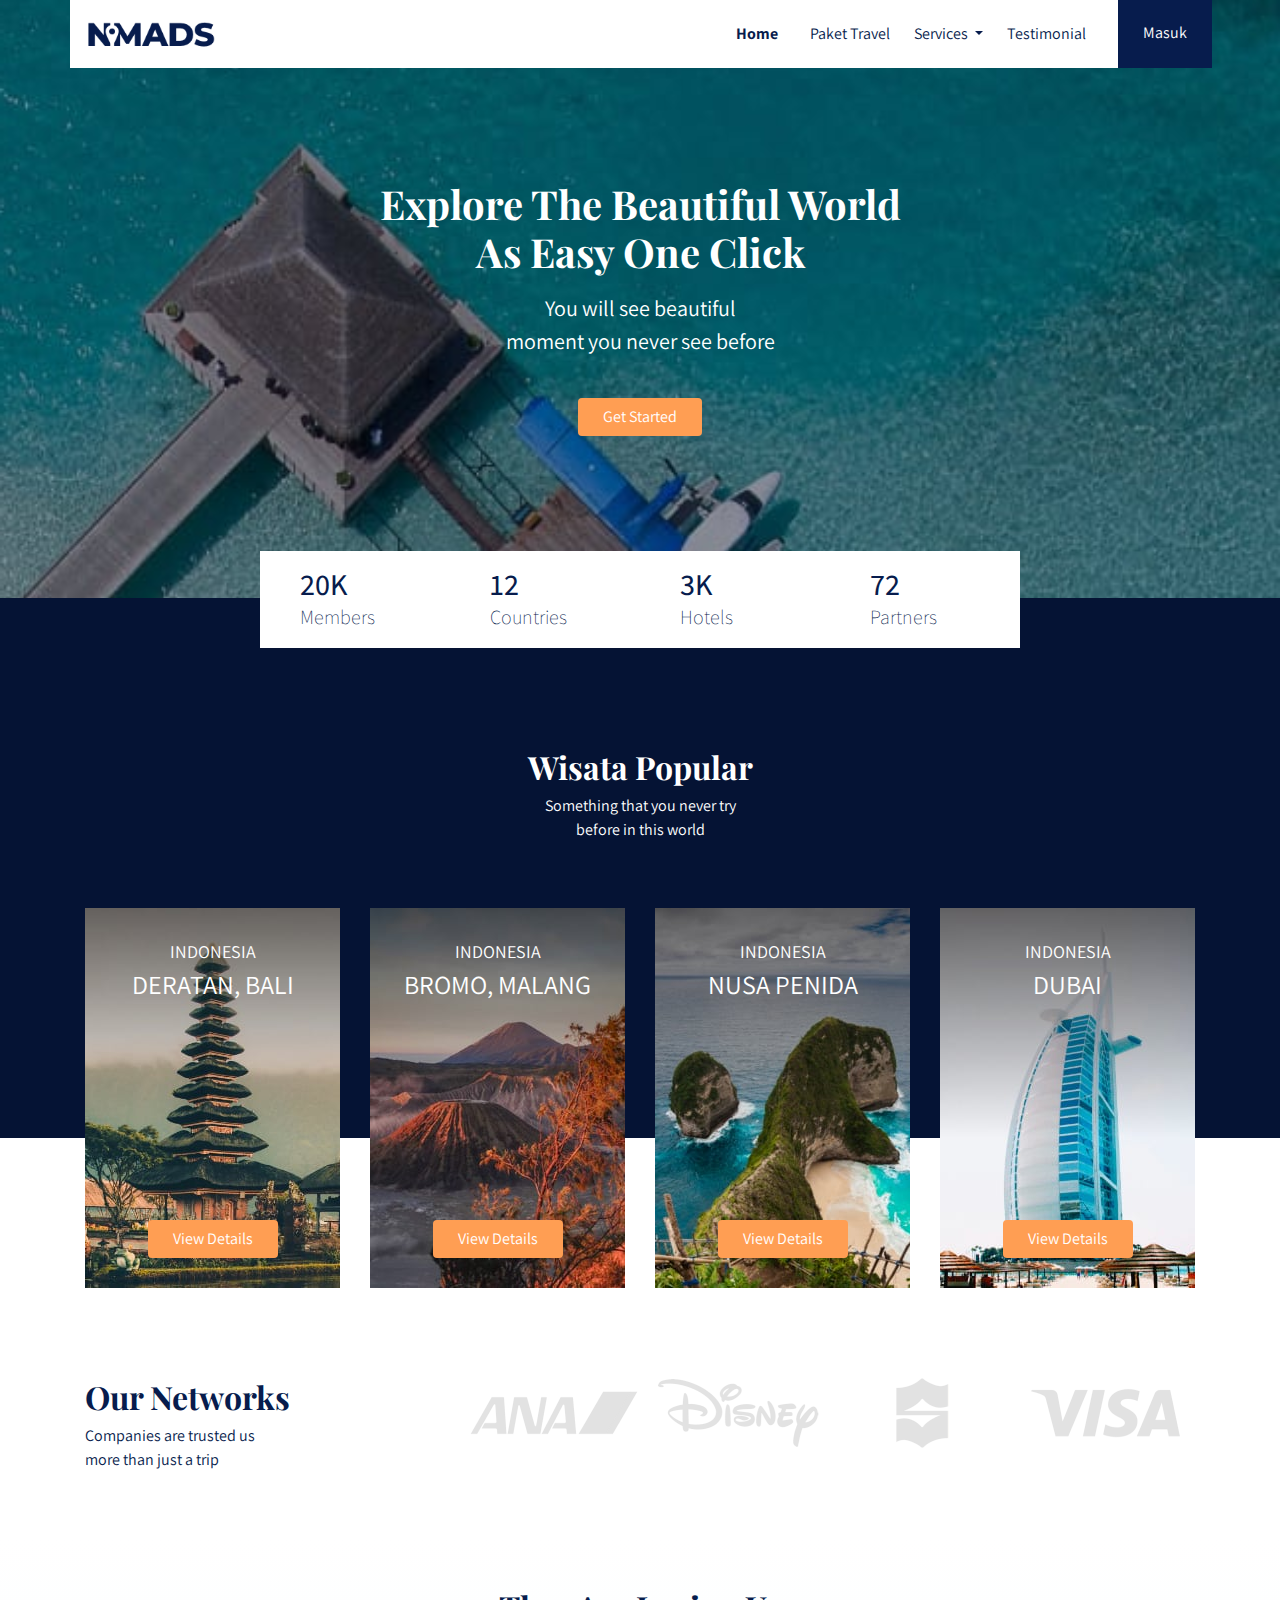
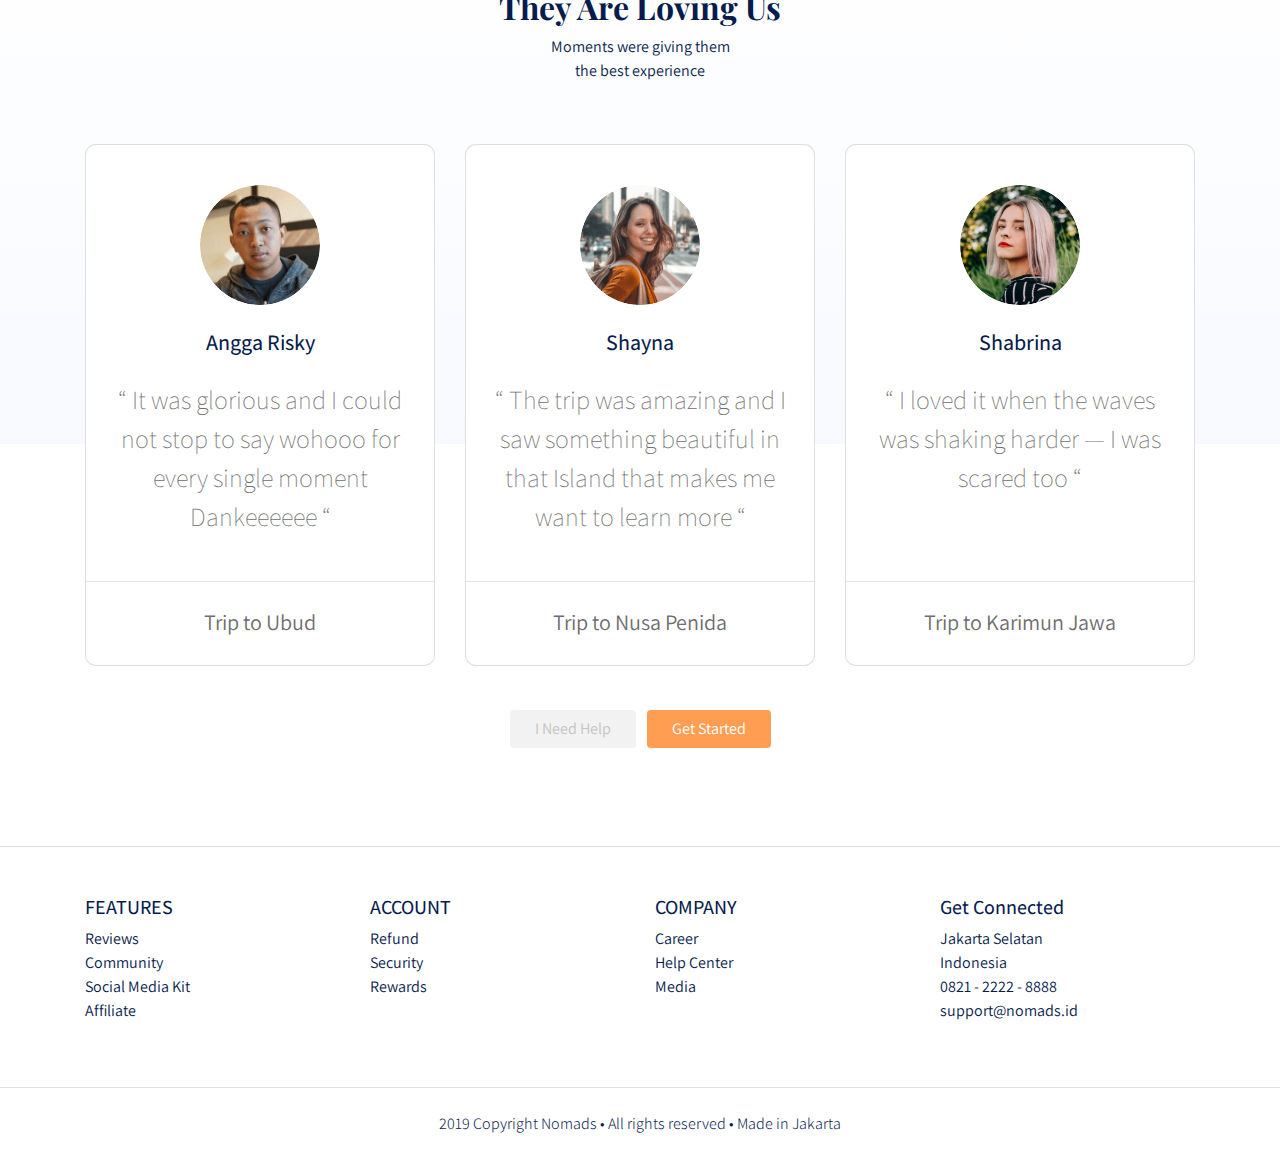
<file: reference/html/nomads-template/index.html>
<!DOCTYPE html>
<html lang="en">
  <head>
    <meta charset="UTF-8" />
    <meta name="viewport" content="width=device-width, initial-scale=1.0" />
    <meta http-equiv="X-UA-Compatible" content="ie=edge" />
    <title>Document</title>
    <link
      rel="stylesheet"
      href="frontend/libraries/bootstrap/css/bootstrap.css"
    />
    <link rel="stylesheet" href="frontend/styles/main.css" />
    <link
      href="https://fonts.googleapis.com/css?family=Assistant:200,400,700&&display=swap"
      rel="stylesheet"
    />
    <link
      href="https://fonts.googleapis.com/css?family=Playfair+Display:400,700&display=swap"
      rel="stylesheet"
    />
  </head>
  <body>
    <!-- Semantic elements -->
    <!-- https://www.w3schools.com/html/html5_semantic_elements.asp -->

    <!-- Bootstrap navbar example -->
    <!-- https://www.w3schools.com/bootstrap4/bootstrap_navbar.asp -->
    <div class="container">
      <nav class="row navbar navbar-expand-lg navbar-light bg-white">
        <a class="navbar-brand" href="index.html">
          <img src="frontend/images/logo.png" alt="" />
        </a>
        <button
          class="navbar-toggler navbar-toggler-right"
          type="button"
          data-toggle="collapse"
          data-target="#navb"
        >
          <span class="navbar-toggler-icon"></span>
        </button>

        <!-- Menu -->
        <div class="collapse navbar-collapse" id="navb">
          <ul class="navbar-nav ml-auto mr-3">
            <li class="nav-item mx-md-2">
              <a class="nav-link active" href="index.html">Home</a>
            </li>
            <li class="nav-item mx-md-2">
              <a class="nav-link" href="#">Paket Travel</a>
            </li>
            <li class="nav-item dropdown">
              <a
                class="nav-link dropdown-toggle"
                href="#"
                id="navbardrop"
                data-toggle="dropdown"
              >
                Services
              </a>
              <div class="dropdown-menu">
                <a class="dropdown-item" href="#">Link 1</a>
                <a class="dropdown-item" href="#">Link 2</a>
                <a class="dropdown-item" href="#">Link 3</a>
              </div>
            </li>
            <li class="nav-item mx-md-2">
              <a class="nav-link" href="#">Testimonial</a>
            </li>
          </ul>

          <!-- Mobile button -->
          <form class="form-inline d-sm-block d-md-none">
            <button class="btn btn-login my-2 my-sm-0">
              Masuk
            </button>
          </form>
          <!-- Desktop Button -->
          <form class="form-inline my-2 my-lg-0 d-none d-md-block">
            <button class="btn btn-login btn-navbar-right my-2 my-sm-0 px-4">
              Masuk
            </button>
          </form>
        </div>
      </nav>
    </div>
    <header class="text-center">
      <h1>
        Explore The Beautiful World
        <br />
        As Easy One Click
      </h1>
      <p class="mt-3">
        You will see beautiful
        <br />
        moment you never see before
      </p>
      <a href="#popular" class="btn btn-get-started px-4 mt-4">
        Get Started
      </a>
    </header>
    <main>
      <div class="container">
        <section class="section-stats row justify-content-center" id="stats">
          <div class="col-3 col-md-2 stats-detail">
            <h2>20K</h2>
            <p>Members</p>
          </div>
          <div class="col-3 col-md-2 stats-detail">
            <h2>12</h2>
            <p>Countries</p>
          </div>
          <div class="col-3 col-md-2 stats-detail">
            <h2>3K</h2>
            <p>Hotels</p>
          </div>
          <div class="col-3 col-md-2 stats-detail">
            <h2>72</h2>
            <p>Partners</p>
          </div>
        </section>
      </div>
      <section class="section-popular" id="popular">
        <div class="container">
          <div class="row">
            <div class="col text-center section-popular-heading">
              <h2>Wisata Popular</h2>
              <p>
                Something that you never try
                <br />
                before in this world
              </p>
            </div>
          </div>
        </div>
      </section>
      <section class="section-popular-content" id="popularContent">
        <div class="container">
          <div class="section-popular-travel row justify-content-center">
            <div class="col-sm-6 col-md-4 col-lg-3">
              <div
                class="card-travel text-center d-flex flex-column"
                style="background-image: url('frontend/images/travel-1.jpg');"
              >
                <div class="travel-country">INDONESIA</div>
                <div class="travel-location">DERATAN, BALI</div>
                <div class="travel-button mt-auto">
                  <a href="details.html" class="btn btn-travel-details px-4">
                    View Details
                  </a>
                </div>
              </div>
            </div>
            <div class="col-sm-6 col-md-4 col-lg-3">
              <div
                class="card-travel text-center d-flex flex-column"
                style="background-image: url('frontend/images/travel-2.jpg');"
              >
                <div class="travel-country">INDONESIA</div>
                <div class="travel-location">BROMO, MALANG</div>
                <div class="travel-button mt-auto">
                  <a href="details.html" class="btn btn-travel-details px-4">
                    View Details
                  </a>
                </div>
              </div>
            </div>
            <div class="col-sm-6 col-md-4 col-lg-3">
              <div
                class="card-travel text-center d-flex flex-column"
                style="background-image: url('frontend/images/travel-3.jpg');"
              >
                <div class="travel-country">INDONESIA</div>
                <div class="travel-location">NUSA PENIDA</div>
                <div class="travel-button mt-auto">
                  <a href="details.html" class="btn btn-travel-details px-4">
                    View Details
                  </a>
                </div>
              </div>
            </div>
            <div class="col-sm-6 col-md-4 col-lg-3">
              <div
                class="card-travel text-center d-flex flex-column"
                style="background-image: url('frontend/images/travel-4.jpg');"
              >
                <div class="travel-country">INDONESIA</div>
                <div class="travel-location">DUBAI</div>
                <div class="travel-button mt-auto">
                  <a href="details.html" class="btn btn-travel-details px-4">
                    View Details
                  </a>
                </div>
              </div>
            </div>
          </div>
        </div>
      </section>
      <section class="section-networks" id="networks">
        <div class="container">
          <div class="row">
            <div class="col-md-4">
              <h2>Our Networks</h2>
              <p>
                Companies are trusted us
                <br />
                more than just a trip
              </p>
            </div>
            <div class="col-md-8 text-center">
              <img src="frontend/images/partner.png" class="img-patner" />
            </div>
          </div>
        </div>
      </section>
      <section class="section-testimonials-heading" id="testimonialsHeading">
        <div class="container">
          <div class="row">
            <div class="col text-center">
              <h2>They Are Loving Us</h2>
              <p>
                Moments were giving them
                <br />
                the best experience
              </p>
            </div>
          </div>
        </div>
      </section>
      <section class="section-testimonials-content" id="testimonialsContent">
        <div class="container">
          <div
            class="section-popular-travel row justify-content-center match-height"
          >
            <div class="col-sm-6 col-md-6 col-lg-4">
              <div class="card card-testimonial text-center">
                <div class="testimonial-content">
                  <img
                    src="frontend/images/avatar-1.png"
                    alt=""
                    class="mb-4 rounded-circle"
                  />
                  <h3 class="mb-4">Angga Risky</h3>
                  <p class="testimonials">
                    “ It was glorious and I could not stop to say wohooo for
                    every single moment Dankeeeeee “
                  </p>
                </div>
                <hr />
                <p class="trip-to mt-2">Trip to Ubud</p>
              </div>
            </div>
            <div class="col-sm-6 col-md-6 col-lg-4">
              <div class="card card-testimonial text-center">
                <div class="testimonial-content">
                  <img
                    src="frontend/images/avatar-2.png"
                    alt=""
                    class="mb-4 rounded-circle"
                  />
                  <h3 class="mb-4">Shayna</h3>
                  <p class="testimonials">
                    “ The trip was amazing and I saw something beautiful in that
                    Island that makes me want to learn more “
                  </p>
                </div>
                <hr />
                <p class="trip-to mt-2">Trip to Nusa Penida</p>
              </div>
            </div>
            <div class="col-sm-6 col-md-6 col-lg-4">
              <div class="card card-testimonial text-center">
                <div class="testimonial-content mb-auto">
                  <img
                    src="frontend/images/avatar-3.png"
                    alt=""
                    class="mb-4 rounded-circle"
                  />
                  <h3 class="mb-4">Shabrina</h3>
                  <p class="testimonials">
                    “ I loved it when the waves was shaking harder — I was
                    scared too “
                  </p>
                </div>
                <hr />
                <p class="trip-to mt-2">Trip to Karimun Jawa</p>
              </div>
            </div>
          </div>
          <div class="row">
            <div class="col-12 text-center">
              <a href="#" class="btn btn-need-help px-4 mt-4 mx-1">
                I Need Help
              </a>
              <a href="#popular" class="btn btn-get-started px-4 mt-4 mx-1">
                Get Started
              </a>
            </div>
          </div>
        </div>
      </section>
    </main>
    <footer class="section-footer mt-5 mb-4 border-top">
      <div class="container pt-5 pb-5">
        <div class="row justify-content-center">
          <div class="col-12">
            <div class="row">
              <div class="col-12">
                <div class="row">
                  <div class="col-12 col-lg-3">
                    <h5>FEATURES</h5>
                    <ul class="list-unstyled">
                      <li>
                        <a href="#">Reviews</a>
                      </li>
                      <li>
                        <a href="#">Community</a>
                      </li>
                      <li>
                        <a href="#">Social Media Kit</a>
                      </li>
                      <li>
                        <a href="#">Affiliate</a>
                      </li>
                    </ul>
                  </div>
                  <div class="col-12 col-lg-3">
                    <h5>ACCOUNT</h5>
                    <ul class="list-unstyled">
                      <li><a href="#">Refund</a></li>
                      <li><a href="#">Security</a></li>
                      <li><a href="#">Rewards</a></li>
                    </ul>
                  </div>
                  <div class="col-12 col-lg-3">
                    <h5>COMPANY</h5>
                    <ul class="list-unstyled">
                      <li><a href="#">Career</a></li>
                      <li><a href="#">Help Center</a></li>
                      <li><a href="#">Media</a></li>
                    </ul>
                  </div>
                  <div class="col-12 col-lg-3">
                    <h5>Get Connected</h5>
                    <ul class="list-unstyled">
                      <li>Jakarta Selatan</li>
                      <li>Indonesia</li>
                      <li>0821 - 2222 - 8888</li>
                      <li>support@nomads.id</li>
                    </ul>
                  </div>
                </div>
              </div>
            </div>
          </div>
        </div>
      </div>
      <div class="container-fluid">
        <div
          class="row border-top justify-content-center align-items-center pt-4"
        >
          <div class="col-auto text-gray-500 font-weight-light">
            2019 Copyright Nomads • All rights reserved • Made in Jakarta
          </div>
        </div>
      </div>
    </footer>
    <script src="frontend/libraries/retina/retina.js"></script>
    <script src="frontend/libraries/jquery/jquery-3.4.1.min.js"></script>
    <script src="frontend/libraries/bootstrap/js/bootstrap.js"></script>
  </body>
</html>
</file>
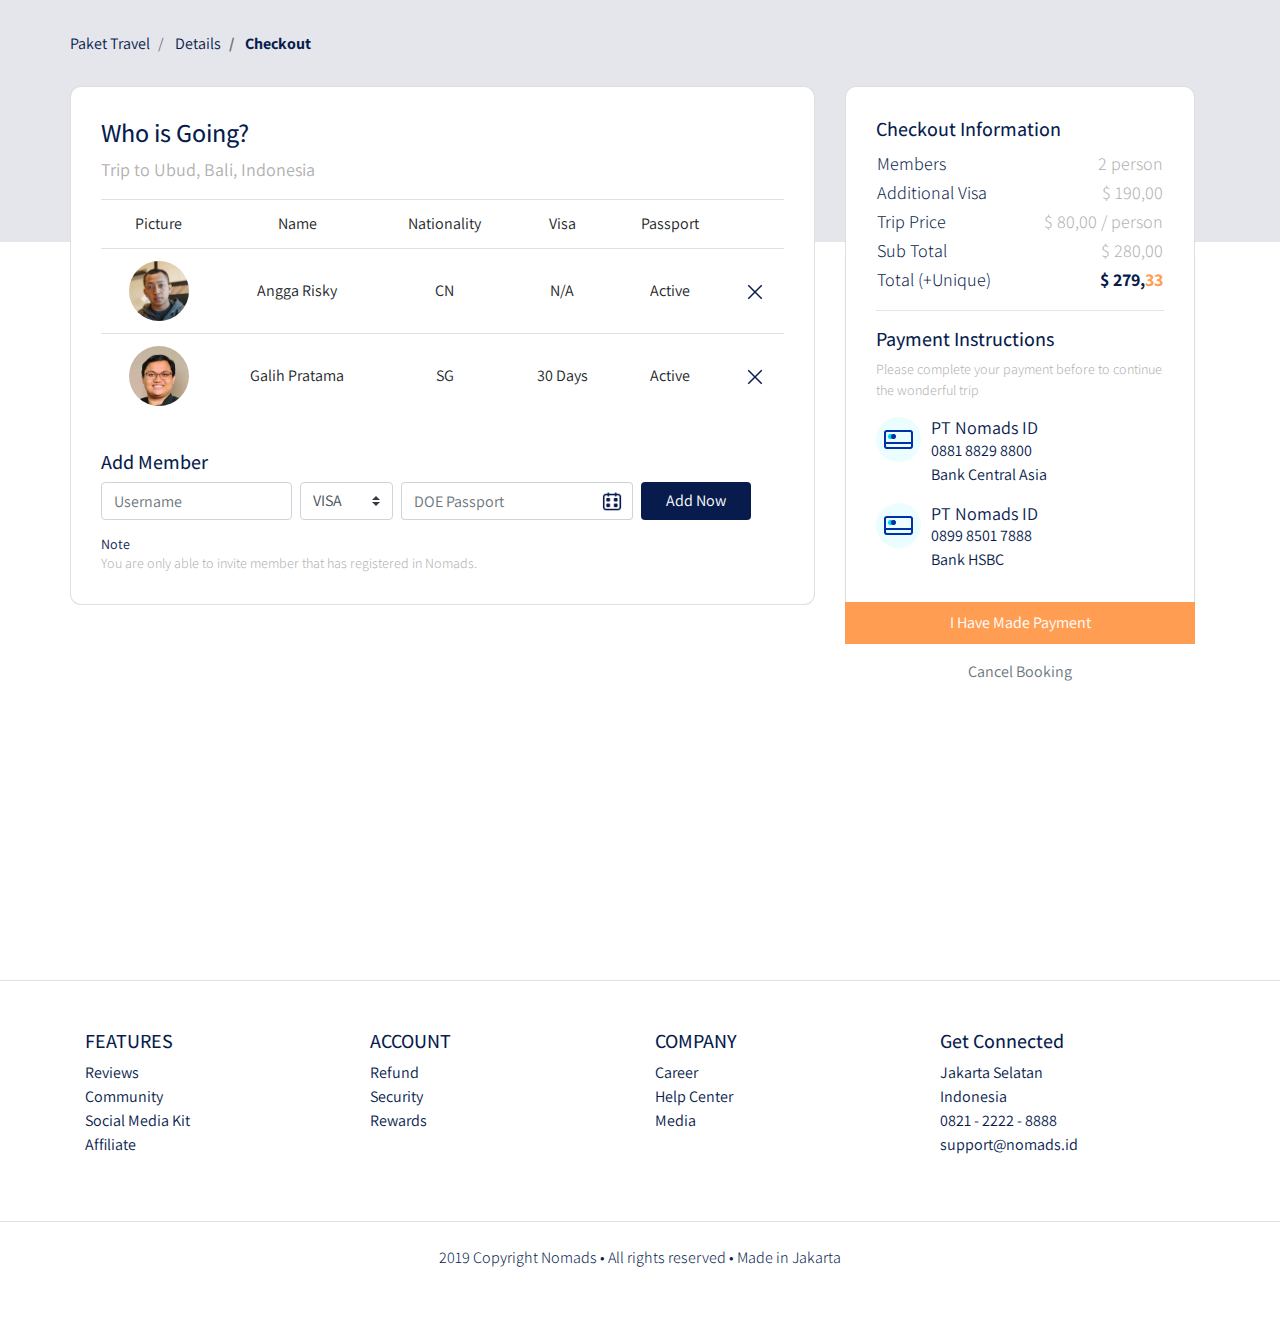
<file: public/checkout.html>
<!DOCTYPE html>
<html lang="en">
  <head>
    <meta charset="UTF-8" />
    <meta name="viewport" content="width=device-width, initial-scale=1.0" />
    <meta http-equiv="X-UA-Compatible" content="ie=edge" />
    <title>Details</title>
    <link
      rel="stylesheet"
      href="frontend/libraries/bootstrap/css/bootstrap.css"
    />
    <link rel="stylesheet" href="frontend/styles/main.css" />
    <link
      href="https://fonts.googleapis.com/css?family=Assistant:200,400,700&&display=swap"
      rel="stylesheet"
    />
    <link
      href="https://fonts.googleapis.com/css?family=Playfair+Display:400,700&display=swap"
      rel="stylesheet"
    />
    <link rel="stylesheet" href="frontend/libraries/xzoom/dist/xzoom.css" />
    <link rel="stylesheet" href="frontend/libraries/gijgo/css/gijgo.min.css" />
  </head>
  <body>
    <!-- Semantic elements -->
    <!-- https://www.w3schools.com/html/html5_semantic_elements.asp -->

    <!-- Bootstrap navbar example -->
    <!-- https://www.w3schools.com/bootstrap4/bootstrap_navbar.asp -->

    <main>
      <section class="section-details-header"></section>
      <section class="section-details-content">
        <div class="container">
          <div class="row">
            <div class="col p-0 pl-3 pl-lg-0">
              <nav aria-label="breadcrumb">
                <ol class="breadcrumb">
                  <li class="breadcrumb-item" aria-current="page">
                    Paket Travel
                  </li>
                  <li class="breadcrumb-item" aria-current="page">
                    Details
                  </li>
                  <li class="breadcrumb-item active" aria-current="page">
                    Checkout
                  </li>
                </ol>
              </nav>
            </div>
          </div>
          <div class="row">
            <div class="col-lg-8 pl-lg-0">
              <div class="card card-details mb-3">
                <h1>Who is Going?</h1>
                <p>
                  Trip to Ubud, Bali, Indonesia
                </p>
                <div class="attendee">
                  <table class="table table-responsive-sm text-center">
                    <thead>
                      <tr>
                        <td scope="col">Picture</td>
                        <td scope="col">Name</td>
                        <td scope="col">Nationality</td>
                        <td scope="col">Visa</td>
                        <td scope="col">Passport</td>
                        <td scope="col"></td>
                      </tr>
                    </thead>
                    <tbody>
                      <tr>
                        <td>
                          <img
                            src="frontend/images/avatar-4.png"
                            alt=""
                            height="60"
                          />
                        </td>
                        <td class="align-middle">Angga Risky</td>
                        <td class="align-middle">CN</td>
                        <td class="align-middle">N/A</td>
                        <td class="align-middle">Active</td>
                        <td class="align-middle">
                          <a href="#">
                            <img src="frontend/images/ic_remove.png" alt="" />
                          </a>
                        </td>
                      </tr>
                      <tr>
                        <td>
                          <img
                            src="frontend/images/avatar-5.png"
                            alt=""
                            height="60"
                          />
                        </td>
                        <td class="align-middle">Galih Pratama</td>
                        <td class="align-middle">SG</td>
                        <td class="align-middle">30 Days</td>
                        <td class="align-middle">Active</td>
                        <td class="align-middle">
                          <a href="#">
                            <img src="frontend/images/ic_remove.png" alt="" />
                          </a>
                        </td>
                      </tr>
                    </tbody>
                  </table>
                </div>
                <div class="member mt-3">
                  <h2>Add Member</h2>
                  <form class="form-inline">
                    <label class="sr-only" for="inputUsername">Name</label>
                    <input
                      type="text"
                      class="form-control mb-2 mr-sm-2"
                      id="inputUsername"
                      placeholder="Username"
                    />

                    <label
                      class="sr-only"
                      class="mr-2"
                      for="inlineFormCustomSelectPref"
                      >Preference</label
                    >
                    <select
                      class="custom-select mb-2 mr-sm-2"
                      id="inlineFormCustomSelectPref"
                    >
                      <option selected value="">VISA</option>
                      <option value="2">30 Days</option>
                      <option value="3">N/A</option>
                    </select>

                    <label class="sr-only" for="doePassport"
                      >DOE Passport</label
                    >
                    <div class="input-group mb-2 mr-sm-2">
                      <input
                        type="text"
                        class="form-control datepicker"
                        id="doePassport"
                        placeholder="DOE Passport"
                      />
                    </div>

                    <button type="submit" class="btn btn-add-now mb-2 px-4">
                      Add Now
                    </button>
                  </form>
                  <h3 class="mt-2 mb-0">Note</h3>
                  <p class="disclaimer mb-0">
                    You are only able to invite member that has registered in
                    Nomads.
                  </p>
                </div>
              </div>
            </div>
            <div class="col-lg-4">
              <div class="card card-details card-right">
                <h2>Checkout Information</h2>
                <table class="trip-informations">
                  <tr>
                    <th width="50%">Members</th>
                    <td width="50%" class="text-right">2 person</td>
                  </tr>
                  <tr>
                    <th width="50%">Additional Visa</th>
                    <td width="50%" class="text-right">$ 190,00</td>
                  </tr>
                  <tr>
                    <th width="50%">Trip Price</th>
                    <td width="50%" class="text-right">$ 80,00 / person</td>
                  </tr>
                  <tr>
                    <th width="50%">Sub Total</th>
                    <td width="50%" class="text-right">$ 280,00</td>
                  </tr>
                  <tr>
                    <th width="50%">Total (+Unique)</th>
                    <td width="50%" class="text-right text-total">
                      <span class="text-blue">$ 279,</span
                      ><span class="text-orange">33</span>
                    </td>
                  </tr>
                </table>

                <hr />
                <h2>Payment Instructions</h2>
                <p class="payment-instructions">
                  Please complete your payment before to continue the wonderful
                  trip
                </p>
                <div class="bank">
                  <div class="bank-item pb-3">
                    <img
                      src="frontend/images/ic_bank.png"
                      alt=""
                      class="bank-image"
                    />
                    <div class="description">
                      <h3>PT Nomads ID</h3>
                      <p>
                        0881 8829 8800
                        <br />
                        Bank Central Asia
                      </p>
                    </div>
                    <div class="clearfix"></div>
                  </div>
                  <div class="bank-item">
                    <img
                      src="frontend/images/ic_bank.png"
                      alt=""
                      class="bank-image"
                    />
                    <div class="description">
                      <h3>PT Nomads ID</h3>
                      <p>
                        0899 8501 7888
                        <br />
                        Bank HSBC
                      </p>
                    </div>
                    <div class="clearfix"></div>
                  </div>
                </div>
              </div>
              <div class="join-container">
                <a
                  href="success.html"
                  class="btn btn-block btn-join-now mt-3 py-2"
                  >I Have Made Payment</a
                >
              </div>
              <div class="text-center mt-3">
                <a href="#" class="text-muted">Cancel Booking</a>
              </div>
            </div>
          </div>
        </div>
      </section>
    </main>
    <footer class="section-footer mt-5 mb-4 border-top">
      <div class="container pt-5 pb-5">
        <div class="row justify-content-center">
          <div class="col-12">
            <div class="row">
              <div class="col-12">
                <div class="row">
                  <div class="col-12 col-lg-3">
                    <h5>FEATURES</h5>
                    <ul class="list-unstyled">
                      <li>
                        <a href="#">Reviews</a>
                      </li>
                      <li>
                        <a href="#">Community</a>
                      </li>
                      <li>
                        <a href="#">Social Media Kit</a>
                      </li>
                      <li>
                        <a href="#">Affiliate</a>
                      </li>
                    </ul>
                  </div>
                  <div class="col-12 col-lg-3">
                    <h5>ACCOUNT</h5>
                    <ul class="list-unstyled">
                      <li><a href="#">Refund</a></li>
                      <li><a href="#">Security</a></li>
                      <li><a href="#">Rewards</a></li>
                    </ul>
                  </div>
                  <div class="col-12 col-lg-3">
                    <h5>COMPANY</h5>
                    <ul class="list-unstyled">
                      <li><a href="#">Career</a></li>
                      <li><a href="#">Help Center</a></li>
                      <li><a href="#">Media</a></li>
                    </ul>
                  </div>
                  <div class="col-12 col-lg-3">
                    <h5>Get Connected</h5>
                    <ul class="list-unstyled">
                      <li>Jakarta Selatan</li>
                      <li>Indonesia</li>
                      <li>0821 - 2222 - 8888</li>
                      <li>support@nomads.id</li>
                    </ul>
                  </div>
                </div>
              </div>
            </div>
          </div>
        </div>
      </div>
      <div class="container-fluid">
        <div
          class="row border-top justify-content-center align-items-center pt-4"
        >
          <div class="col-auto text-gray-500 font-weight-light">
            2019 Copyright Nomads • All rights reserved • Made in Jakarta
          </div>
        </div>
      </div>
    </footer>
    <script src="frontend/libraries/retina/retina.js"></script>
    <script src="frontend/libraries/jquery/jquery-3.4.1.min.js"></script>
    <script src="frontend/libraries/bootstrap/js/bootstrap.js"></script>
    <script src="frontend/libraries/xzoom/dist/xzoom.min.js"></script>
    <script src="frontend/libraries/gijgo/js/gijgo.min.js"></script>
    <script>
      $(document).ready(function() {

        $('.datepicker').datepicker({
          uiLibrary: 'bootstrap4',
          icons: {
            rightIcon: '<img src="frontend/images/ic_doe.png" alt="" />'
          }
        });
      });
    </script>
  </body>
</html>
</file>
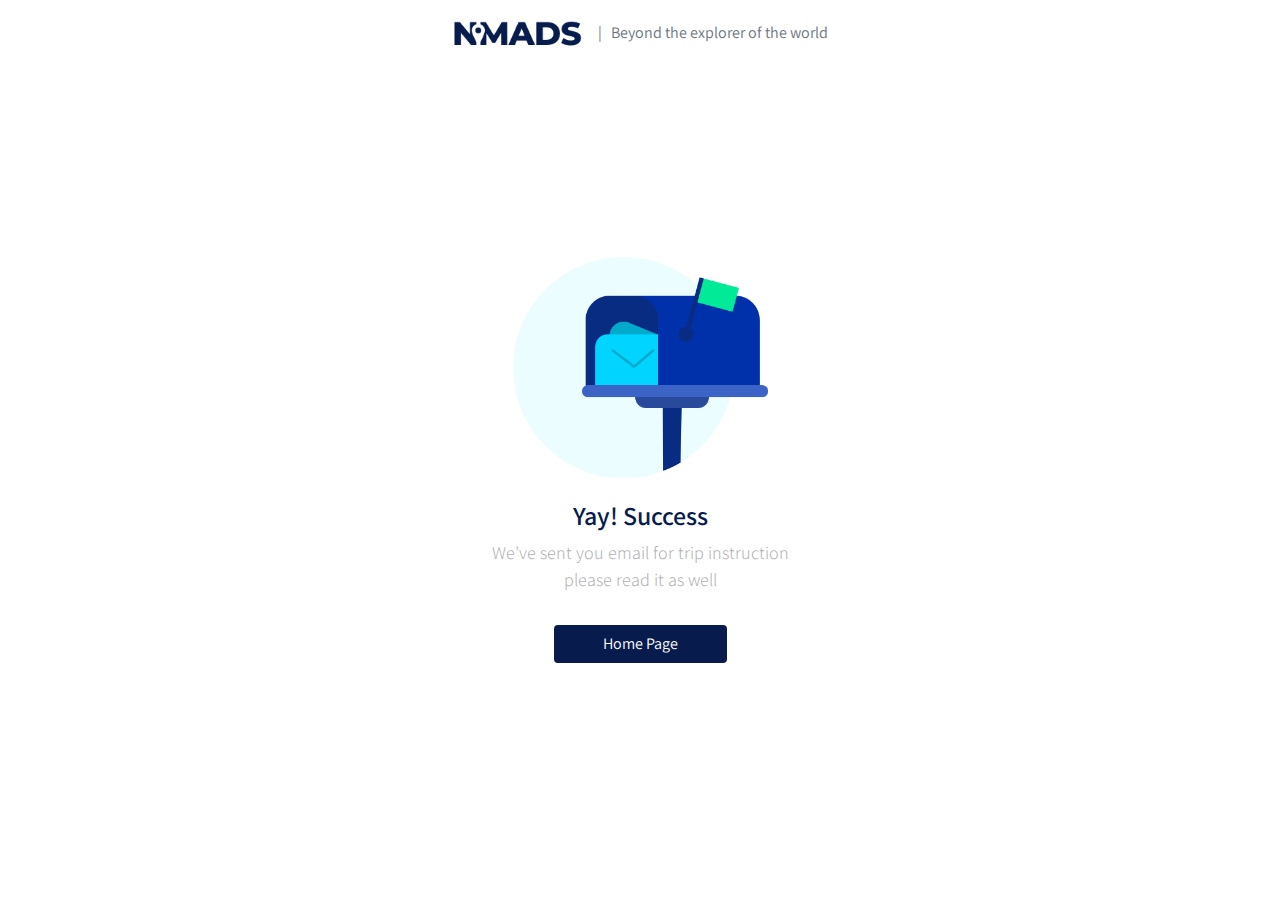
<file: public/success.html>
<!DOCTYPE html>
<html lang="en">
  <head>
    <meta charset="UTF-8" />
    <meta name="viewport" content="width=device-width, initial-scale=1.0" />
    <meta http-equiv="X-UA-Compatible" content="ie=edge" />
    <title>Details</title>
    <link
      rel="stylesheet"
      href="frontend/libraries/bootstrap/css/bootstrap.css"
    />
    <link rel="stylesheet" href="frontend/styles/main.css" />
    <link
      href="https://fonts.googleapis.com/css?family=Assistant:200,400,700&&display=swap"
      rel="stylesheet"
    />
    <link
      href="https://fonts.googleapis.com/css?family=Playfair+Display:400,700&display=swap"
      rel="stylesheet"
    />
    <link rel="stylesheet" href="frontend/libraries/xzoom/dist/xzoom.css" />
    <link rel="stylesheet" href="frontend/libraries/gijgo/css/gijgo.min.css" />
  </head>
  <body>
    <!-- Semantic elements -->
    <!-- https://www.w3schools.com/html/html5_semantic_elements.asp -->

    <!-- Bootstrap navbar example -->
    <!-- https://www.w3schools.com/bootstrap4/bootstrap_navbar.asp -->
    <div class="container">
      <nav class="row navbar navbar-expand-lg navbar-light bg-white">
        <div class="navbar-nav ml-auto mr-auto mr-sm-auto mr-lg-0 mr-md-auto">
          <a class="navbar-brand" href="index.html">
            <img src="frontend/images/logo.png" alt="" />
          </a>
        </div>
        <ul class="navbar-nav mr-auto d-none d-lg-block">
          <li>
            <span class="text-muted"
              >| &nbsp; Beyond the explorer of the world</span
            >
          </li>
        </ul>
      </nav>
    </div>
    
    <main>
      <div class="section-success d-flex align-items-center">
        <div class="col text-center">
          <img src="frontend/images/ic_mail.png" alt="Mailed">
          <h1>Yay! Success</h1>
          <p>
            We’ve sent you email for trip instruction 
            <br>
            please read it as well
          </p>
          <a href="index.html" class="btn btn-home-page mt-3 px-5">
            Home Page
          </a>
        </div>
      </div>
    </main>


    <script src="frontend/libraries/retina/retina.js"></script>
    <script src="frontend/libraries/jquery/jquery-3.4.1.min.js"></script>
    <script src="frontend/libraries/bootstrap/js/bootstrap.js"></script>
    <script src="frontend/libraries/xzoom/dist/xzoom.min.js"></script>
    <script src="frontend/libraries/gijgo/js/gijgo.min.js"></script>
    <script>
      $(document).ready(function() {
        $('.xzoom, .xzoom-gallery').xzoom({
          zoomWidth: 500,
          title: false,
          tint: '#333',
          Xoffset: 15
        });

        $('.datepicker').datepicker({
          uiLibrary: 'bootstrap4',
          icons: {
            rightIcon: '<img src="frontend/images/ic_doe.png" alt="" />'
          }
        });
      });
    </script>
  </body>
</html>
</file>
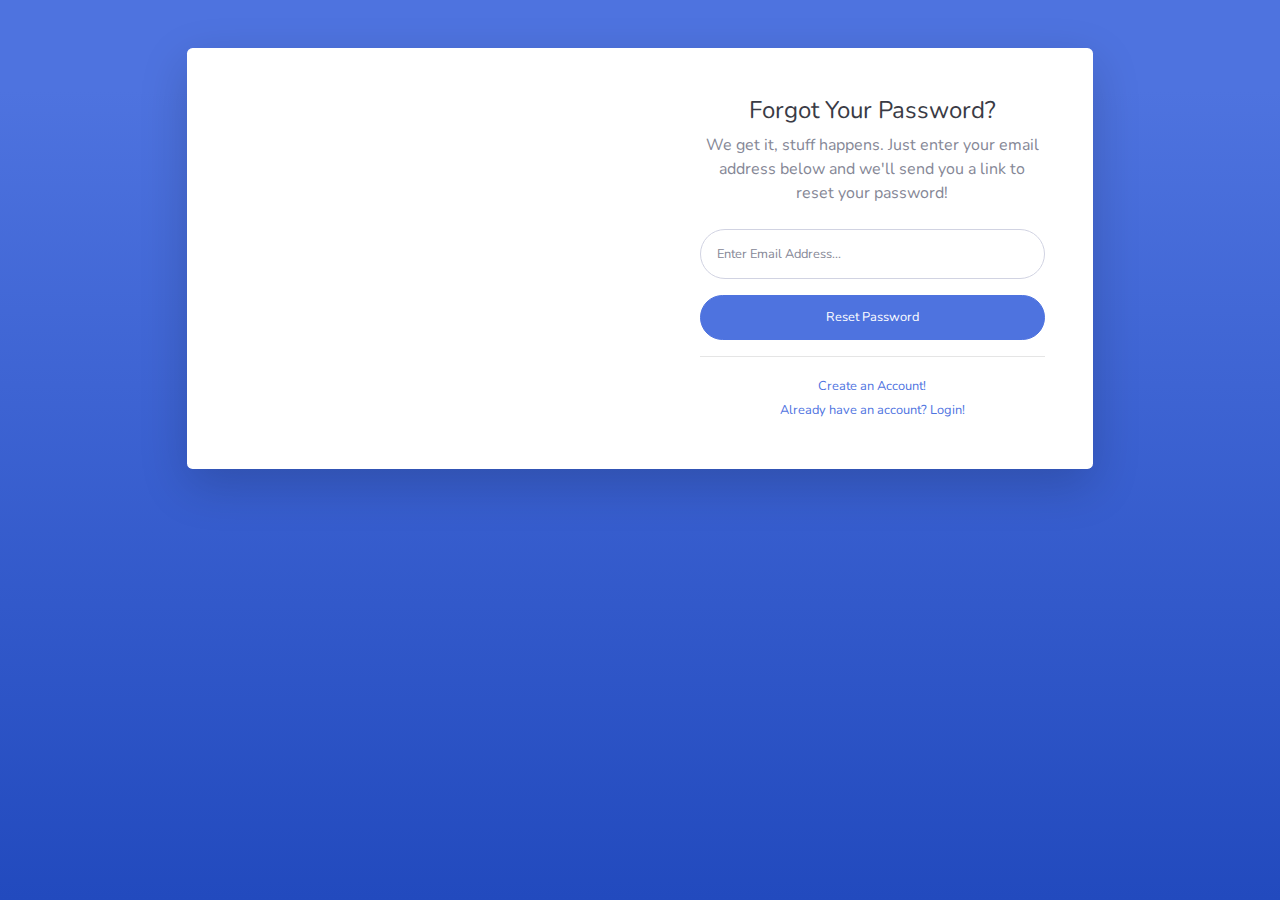
<file: public/backend/forgot-password.html>
<!DOCTYPE html>
<html lang="en">

<head>

  <meta charset="utf-8">
  <meta http-equiv="X-UA-Compatible" content="IE=edge">
  <meta name="viewport" content="width=device-width, initial-scale=1, shrink-to-fit=no">
  <meta name="description" content="">
  <meta name="author" content="">

  <title>SB Admin 2 - Forgot Password</title>

  <!-- Custom fonts for this template-->
  <link href="vendor/fontawesome-free/css/all.min.css" rel="stylesheet" type="text/css">
  <link href="https://fonts.googleapis.com/css?family=Nunito:200,200i,300,300i,400,400i,600,600i,700,700i,800,800i,900,900i" rel="stylesheet">

  <!-- Custom styles for this template-->
  <link href="css/sb-admin-2.min.css" rel="stylesheet">

</head>

<body class="bg-gradient-primary">

  <div class="container">

    <!-- Outer Row -->
    <div class="row justify-content-center">

      <div class="col-xl-10 col-lg-12 col-md-9">

        <div class="card o-hidden border-0 shadow-lg my-5">
          <div class="card-body p-0">
            <!-- Nested Row within Card Body -->
            <div class="row">
              <div class="col-lg-6 d-none d-lg-block bg-password-image"></div>
              <div class="col-lg-6">
                <div class="p-5">
                  <div class="text-center">
                    <h1 class="h4 text-gray-900 mb-2">Forgot Your Password?</h1>
                    <p class="mb-4">We get it, stuff happens. Just enter your email address below and we'll send you a link to reset your password!</p>
                  </div>
                  <form class="user">
                    <div class="form-group">
                      <input type="email" class="form-control form-control-user" id="exampleInputEmail" aria-describedby="emailHelp" placeholder="Enter Email Address...">
                    </div>
                    <a href="login.html" class="btn btn-primary btn-user btn-block">
                      Reset Password
                    </a>
                  </form>
                  <hr>
                  <div class="text-center">
                    <a class="small" href="register.html">Create an Account!</a>
                  </div>
                  <div class="text-center">
                    <a class="small" href="login.html">Already have an account? Login!</a>
                  </div>
                </div>
              </div>
            </div>
          </div>
        </div>

      </div>

    </div>

  </div>

  <!-- Bootstrap core JavaScript-->
  <script src="vendor/jquery/jquery.min.js"></script>
  <script src="vendor/bootstrap/js/bootstrap.bundle.min.js"></script>

  <!-- Core plugin JavaScript-->
  <script src="vendor/jquery-easing/jquery.easing.min.js"></script>

  <!-- Custom scripts for all pages-->
  <script src="js/sb-admin-2.min.js"></script>

</body>

</html>
</file>
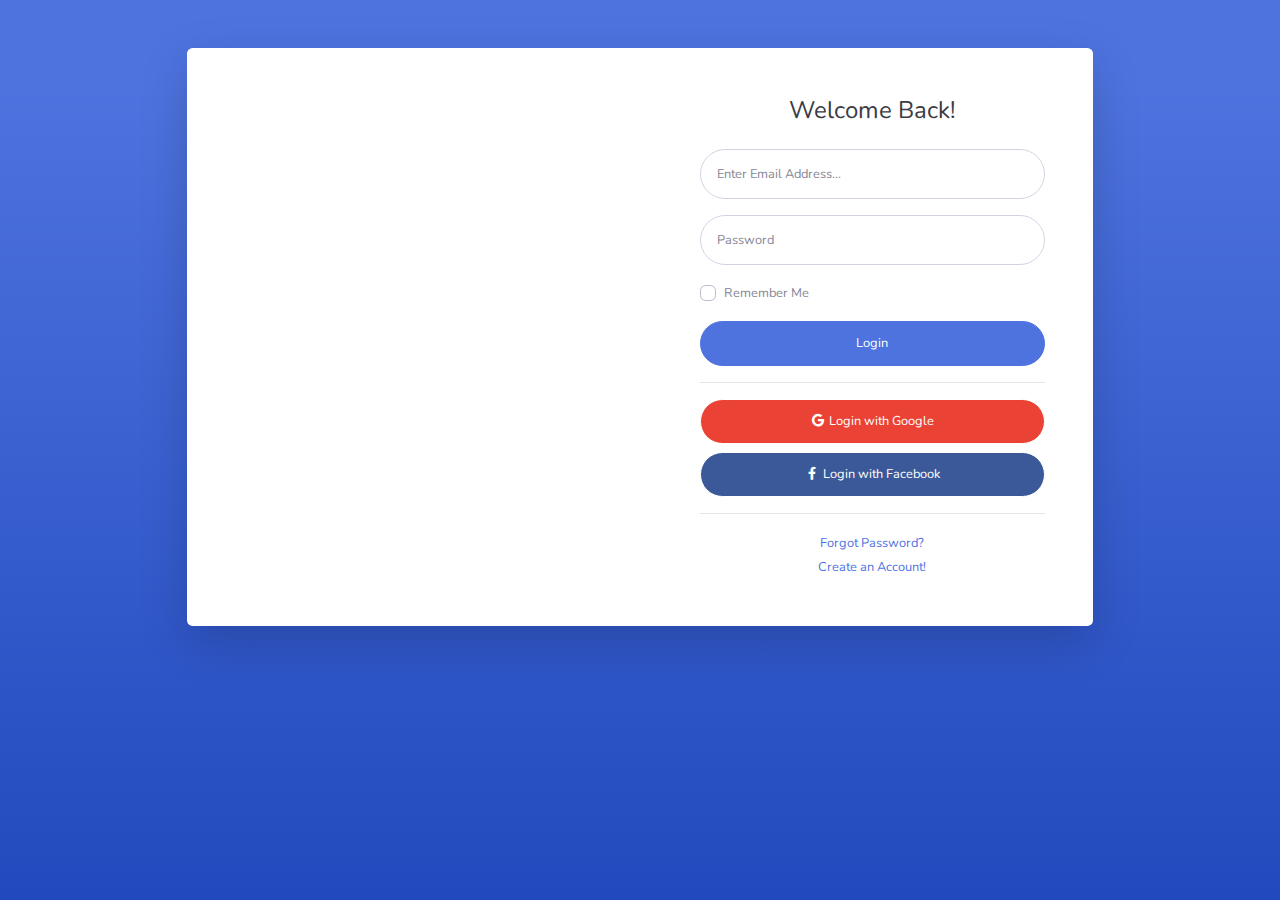
<file: public/backend/login.html>
<!DOCTYPE html>
<html lang="en">

<head>

  <meta charset="utf-8">
  <meta http-equiv="X-UA-Compatible" content="IE=edge">
  <meta name="viewport" content="width=device-width, initial-scale=1, shrink-to-fit=no">
  <meta name="description" content="">
  <meta name="author" content="">

  <title>SB Admin 2 - Login</title>

  <!-- Custom fonts for this template-->
  <link href="vendor/fontawesome-free/css/all.min.css" rel="stylesheet" type="text/css">
  <link href="https://fonts.googleapis.com/css?family=Nunito:200,200i,300,300i,400,400i,600,600i,700,700i,800,800i,900,900i" rel="stylesheet">

  <!-- Custom styles for this template-->
  <link href="css/sb-admin-2.min.css" rel="stylesheet">

</head>

<body class="bg-gradient-primary">

  <div class="container">

    <!-- Outer Row -->
    <div class="row justify-content-center">

      <div class="col-xl-10 col-lg-12 col-md-9">

        <div class="card o-hidden border-0 shadow-lg my-5">
          <div class="card-body p-0">
            <!-- Nested Row within Card Body -->
            <div class="row">
              <div class="col-lg-6 d-none d-lg-block bg-login-image"></div>
              <div class="col-lg-6">
                <div class="p-5">
                  <div class="text-center">
                    <h1 class="h4 text-gray-900 mb-4">Welcome Back!</h1>
                  </div>
                  <form class="user">
                    <div class="form-group">
                      <input type="email" class="form-control form-control-user" id="exampleInputEmail" aria-describedby="emailHelp" placeholder="Enter Email Address...">
                    </div>
                    <div class="form-group">
                      <input type="password" class="form-control form-control-user" id="exampleInputPassword" placeholder="Password">
                    </div>
                    <div class="form-group">
                      <div class="custom-control custom-checkbox small">
                        <input type="checkbox" class="custom-control-input" id="customCheck">
                        <label class="custom-control-label" for="customCheck">Remember Me</label>
                      </div>
                    </div>
                    <a href="index.html" class="btn btn-primary btn-user btn-block">
                      Login
                    </a>
                    <hr>
                    <a href="index.html" class="btn btn-google btn-user btn-block">
                      <i class="fab fa-google fa-fw"></i> Login with Google
                    </a>
                    <a href="index.html" class="btn btn-facebook btn-user btn-block">
                      <i class="fab fa-facebook-f fa-fw"></i> Login with Facebook
                    </a>
                  </form>
                  <hr>
                  <div class="text-center">
                    <a class="small" href="forgot-password.html">Forgot Password?</a>
                  </div>
                  <div class="text-center">
                    <a class="small" href="register.html">Create an Account!</a>
                  </div>
                </div>
              </div>
            </div>
          </div>
        </div>

      </div>

    </div>

  </div>

  <!-- Bootstrap core JavaScript-->
  <script src="vendor/jquery/jquery.min.js"></script>
  <script src="vendor/bootstrap/js/bootstrap.bundle.min.js"></script>

  <!-- Core plugin JavaScript-->
  <script src="vendor/jquery-easing/jquery.easing.min.js"></script>

  <!-- Custom scripts for all pages-->
  <script src="js/sb-admin-2.min.js"></script>

</body>

</html>
</file>
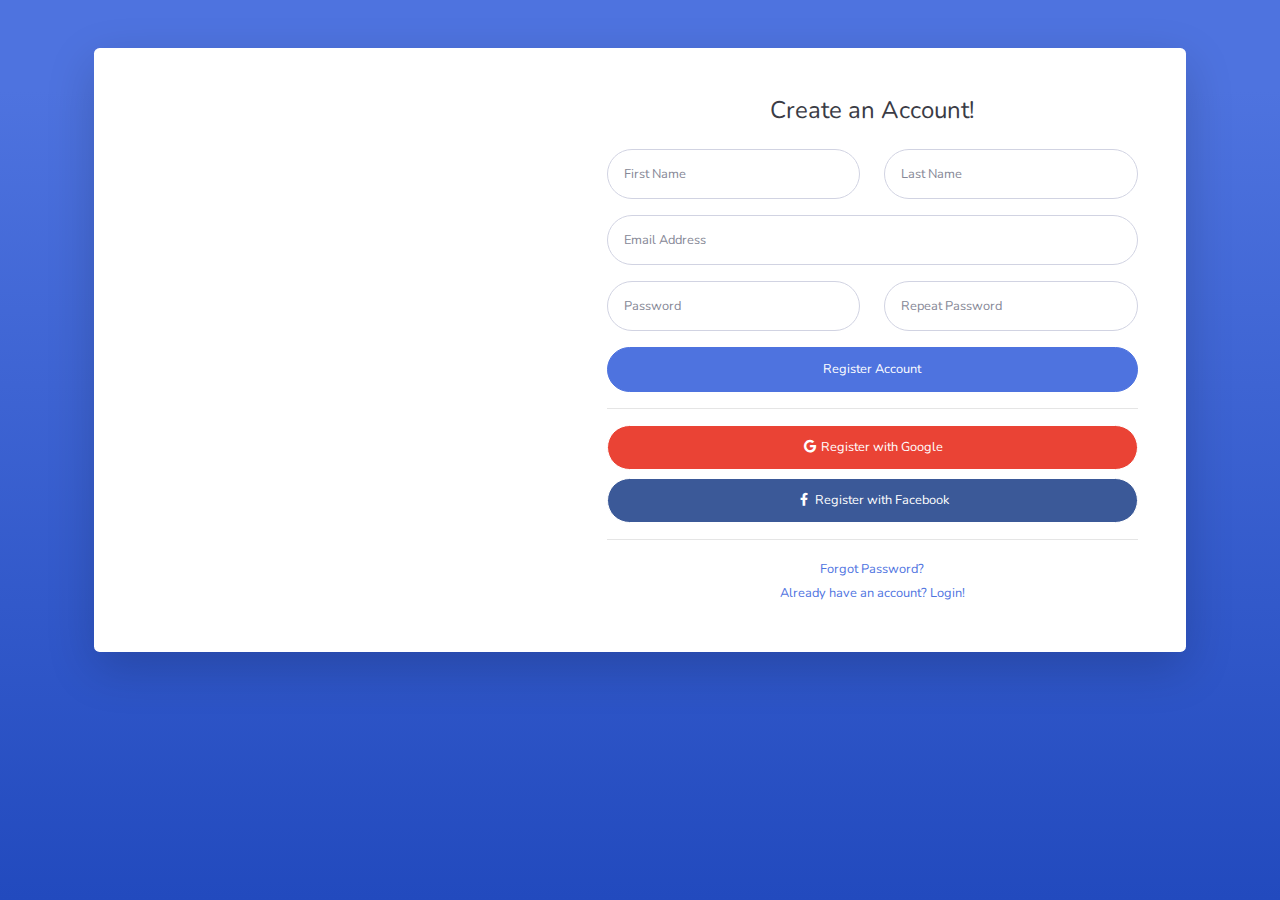
<file: public/backend/register.html>
<!DOCTYPE html>
<html lang="en">

<head>

  <meta charset="utf-8">
  <meta http-equiv="X-UA-Compatible" content="IE=edge">
  <meta name="viewport" content="width=device-width, initial-scale=1, shrink-to-fit=no">
  <meta name="description" content="">
  <meta name="author" content="">

  <title>SB Admin 2 - Register</title>

  <!-- Custom fonts for this template-->
  <link href="vendor/fontawesome-free/css/all.min.css" rel="stylesheet" type="text/css">
  <link href="https://fonts.googleapis.com/css?family=Nunito:200,200i,300,300i,400,400i,600,600i,700,700i,800,800i,900,900i" rel="stylesheet">

  <!-- Custom styles for this template-->
  <link href="css/sb-admin-2.min.css" rel="stylesheet">

</head>

<body class="bg-gradient-primary">

  <div class="container">

    <div class="card o-hidden border-0 shadow-lg my-5">
      <div class="card-body p-0">
        <!-- Nested Row within Card Body -->
        <div class="row">
          <div class="col-lg-5 d-none d-lg-block bg-register-image"></div>
          <div class="col-lg-7">
            <div class="p-5">
              <div class="text-center">
                <h1 class="h4 text-gray-900 mb-4">Create an Account!</h1>
              </div>
              <form class="user">
                <div class="form-group row">
                  <div class="col-sm-6 mb-3 mb-sm-0">
                    <input type="text" class="form-control form-control-user" id="exampleFirstName" placeholder="First Name">
                  </div>
                  <div class="col-sm-6">
                    <input type="text" class="form-control form-control-user" id="exampleLastName" placeholder="Last Name">
                  </div>
                </div>
                <div class="form-group">
                  <input type="email" class="form-control form-control-user" id="exampleInputEmail" placeholder="Email Address">
                </div>
                <div class="form-group row">
                  <div class="col-sm-6 mb-3 mb-sm-0">
                    <input type="password" class="form-control form-control-user" id="exampleInputPassword" placeholder="Password">
                  </div>
                  <div class="col-sm-6">
                    <input type="password" class="form-control form-control-user" id="exampleRepeatPassword" placeholder="Repeat Password">
                  </div>
                </div>
                <a href="login.html" class="btn btn-primary btn-user btn-block">
                  Register Account
                </a>
                <hr>
                <a href="index.html" class="btn btn-google btn-user btn-block">
                  <i class="fab fa-google fa-fw"></i> Register with Google
                </a>
                <a href="index.html" class="btn btn-facebook btn-user btn-block">
                  <i class="fab fa-facebook-f fa-fw"></i> Register with Facebook
                </a>
              </form>
              <hr>
              <div class="text-center">
                <a class="small" href="forgot-password.html">Forgot Password?</a>
              </div>
              <div class="text-center">
                <a class="small" href="login.html">Already have an account? Login!</a>
              </div>
            </div>
          </div>
        </div>
      </div>
    </div>

  </div>

  <!-- Bootstrap core JavaScript-->
  <script src="vendor/jquery/jquery.min.js"></script>
  <script src="vendor/bootstrap/js/bootstrap.bundle.min.js"></script>

  <!-- Core plugin JavaScript-->
  <script src="vendor/jquery-easing/jquery.easing.min.js"></script>

  <!-- Custom scripts for all pages-->
  <script src="js/sb-admin-2.min.js"></script>

</body>

</html>
</file>
<file: reference/html/nomads-template/frontend/styles/main.css>
body {
  background-color: #fff;
  font-family: 'Assistant', sans-serif;
  color: #071C4D;
}

.navbar-brand img {
  max-height: 40px;
}

.btn-navbar-right {
  margin-top: -10px !important;
  margin-bottom: -8px !important;
  margin-right: -18px !important;
  height: 70px;
  border-radius: 0;
}

.navbar-light .navbar-nav .nav-link {
  color: #071C4D;
}

.navbar-light .navbar-nav .nav-link.active {
  font-weight: bold;
  color: #071C4D !important;
}

.btn-login {
  background-color: #071C4D;
  color: #fff;
}

.btn-login:hover {
  background-color: #2a488e;
  color: #fff;
}

header {
  margin-top: -68px;
  padding: 180px 0 165px;
  background-image: url("../images/header-background.jpg");
  background-size: cover;
}

header h1,
header p {
  color: #fff;
}

header h1 {
  font-family: 'Playfair Display', serif;
  font-weight: bold;
}

header p {
  font-size: 22px;
}

header .btn-get-started {
  background-color: #FF9E53;
  color: #fff;
}

header .btn-get-started:hover {
  background-color: #ffba85;
  color: #fff;
}

.section-stats {
  margin-top: -50px;
}

.section-stats .stats-detail {
  padding-top: 15px;
  background: #fff;
  padding-left: 40px;
}

.section-stats h2 {
  font-size: 30px;
  margin-bottom: 0;
}

.section-stats p {
  font-size: 20px;
  font-weight: lighter;
}

.section-popular {
  min-height: 540px;
  background: #051334;
  margin-top: -50px;
  margin-bottom: -230px;
}

.section-popular .section-popular-heading {
  margin-top: 150px;
}

.section-popular .section-popular-heading h2,
.section-popular .section-popular-heading p {
  color: #fff;
}

.section-popular .section-popular-heading h2 {
  font-family: 'Playfair Display', serif;
  font-weight: bold;
}

.section-popular-content .section-popular-travel .card-travel {
  min-height: 380px;
  background: #fff;
  color: #fff;
  padding: 30px;
  background-size: cover;
  margin-bottom: 20px;
}

.section-popular-content .section-popular-travel .card-travel .travel-country {
  font-size: 18px;
  color: #fff;
}

.section-popular-content .section-popular-travel .card-travel .travel-location {
  font-size: 26px;
  color: #fff;
}

.section-popular-content .section-popular-travel .card-travel .travel-button .btn-travel-details {
  background-color: #FF9E53;
  color: #fff;
}

.section-popular-content .section-popular-travel .card-travel .travel-button .btn-travel-details:hover {
  background-color: #ffba85;
  color: #fff;
}

.section-networks {
  background-color: #fff;
  margin-top: -170px;
  padding-top: 240px;
  padding-bottom: 50px;
}

.section-networks h2 {
  font-family: 'Playfair Display', serif;
  font-weight: bold;
}

.section-networks img {
  max-width: 100%;
}

.section-testimonials-heading {
  background: -webkit-gradient(linear, left top, left bottom, from(#fff), to(#f7f9ff));
  background: linear-gradient(#fff 0%, #f7f9ff 100%);
  padding-top: 50px;
  min-height: 506px;
}

.section-testimonials-heading h2 {
  font-family: 'Playfair Display', serif;
  font-weight: bold;
}

.section-testimonials-content {
  margin-top: -300px;
  padding-bottom: 50px;
}

.section-testimonials-content .card-testimonial {
  padding: 40px 20px 10px;
  border-radius: 11px;
  margin-bottom: 20px;
}

.section-testimonials-content .card-testimonial .testimonial-content {
  min-height: 380px;
}

.section-testimonials-content .card-testimonial h3 {
  font-size: 22px;
}

.section-testimonials-content .card-testimonial .testimonials {
  font-size: 26px;
  text-align: center;
  color: #6e6e6e;
  font-weight: 200;
}

.section-testimonials-content .card-testimonial .trip-to {
  font-weight: normal;
  font-size: 22px;
  color: #6e6e6e;
}

.section-testimonials-content .card-testimonial hr {
  margin-left: -20px;
  margin-right: -20px;
}

.section-testimonials-content .btn-get-started {
  background-color: #FF9E53;
  color: #fff;
}

.section-testimonials-content .btn-get-started:hover {
  background-color: #ffba85;
  color: #fff;
}

.section-testimonials-content .btn-need-help {
  background-color: #F2F2F2;
  color: #C3C3C3;
}

.section-testimonials-content .btn-need-help:hover {
  color: #C3C3C3;
}

.section-footer a {
  color: #071c4d;
}

.section-details-header {
  min-height: 310px;
  background: #e4e6eb;
  margin-top: -68px;
}

.section-details-content {
  margin-top: -210px;
  min-height: 100vh;
}

.section-details-content .breadcrumb {
  background-color: transparent;
  padding: 0;
  margin-bottom: 30px;
}

.section-details-content .breadcrumb-item.active {
  font-weight: bold;
  color: #071C4D;
}

.section-details-content .card-details {
  padding: 30px;
  border-radius: 11px;
}

.section-details-content .card-details .trip-informations th {
  font-weight: 300;
  font-size: 18px;
  color: #071c4d;
}

.section-details-content .card-details .trip-informations td {
  font-weight: 300;
  font-size: 18px;
  color: #b1b1b1;
}

.section-details-content .card-details .trip-informations .text-blue {
  color: #071C4D;
  font-weight: bold;
}

.section-details-content .card-details .trip-informations .text-orange {
  color: #FF9E53;
  font-weight: bold;
}

.section-details-content .card-details h1 {
  font-size: 26px;
}

.section-details-content .card-details h2 {
  font-size: 20px;
}

.section-details-content .card-details p {
  font-size: 18px;
  color: #b1b1b1;
}

.section-details-content .card-details .payment-instructions {
  font-weight: 300;
  font-size: 14px;
  color: #b1b1b1;
}

.section-details-content .card-details .disclaimer {
  font-weight: 300;
  font-size: 14px;
  color: #b1b1b1;
}

.section-details-content .card-right {
  border-bottom-left-radius: 0;
  border-bottom-right-radius: 0;
  border-bottom: none;
}

.section-details-content .gallery .xzoom-container {
  display: block;
}

.section-details-content .gallery .xzoom-container .xzoom {
  width: 100%;
  -webkit-box-shadow: none;
          box-shadow: none;
  margin-bottom: 10px;
}

.section-details-content .gallery .xzoom-container .xactive {
  border: 2px solid #1abc9c;
  -webkit-box-shadow: none;
          box-shadow: none;
}

.section-details-content .features {
  margin-top: 20px;
}

.section-details-content .features h3 {
  font-size: 18px;
  color: #071c4d;
  margin-bottom: 0;
}

.section-details-content .features p {
  margin-bottom: 0;
}

.section-details-content .features .description {
  margin-left: 10px;
  overflow: hidden;
  float: left;
}

.section-details-content .features .features-image {
  width: 45px;
  height: 45px;
  float: left;
}

.section-details-content .join-container {
  margin-top: -16px;
}

.section-details-content .btn-join-now {
  background-color: #FF9E53;
  color: #fff;
  border-radius: 0;
}

.section-details-content .btn-join-now:hover {
  background-color: #ffba85;
  color: #fff;
}

.section-details-content .bank .bank-item h3 {
  font-size: 18px;
  color: #071c4d;
  margin-bottom: 0;
}

.section-details-content .bank .bank-item p {
  margin-bottom: 0;
}

.section-details-content .bank .bank-item .description {
  margin-left: 10px;
  overflow: hidden;
  float: left;
}

.section-details-content .bank .bank-item .description p {
  font-family: Assistant;
  font-weight: normal;
  font-size: 16px;
  text-align: left;
  color: #071c4d;
}

.section-details-content .bank .bank-item .bank-image {
  width: 45px;
  height: 45px;
  float: left;
}

.section-details-content .btn-add-now {
  background-color: #071C4D;
  color: #fff;
}

.section-details-content .btn-add-now:hover {
  background-color: #2a488e;
  color: #fff;
}

.section-details-content .input-group-text {
  background-color: transparent;
}

.section-details-content h3 {
  font-weight: 400;
  font-size: 14px;
  color: #071c4d;
}

.section-details-content .gj-datepicker .datepicker {
  border-right: 0;
}

.section-details-content .gj-datepicker .input-group-append .btn {
  padding-right: 30px;
}

.section-success {
  height: 85vh;
}

.section-success h1 {
  font-weight: 600;
  font-size: 26px;
  color: #071c4d;
}

.section-success p {
  font-weight: 300;
  font-size: 18px;
  color: #b1b1b1;
}

.section-success .btn-home-page {
  border-radius: 4px;
  background: #071c4d;
  color: #fff;
}

.section-success .btn-home-page:hover {
  background-color: #2a488e;
  color: #fff;
}
/*# sourceMappingURL=main.css.map */
</file>
<file: public/frontend/styles/main.css>
body {
  background-color: #fff;
  font-family: 'Assistant', sans-serif;
  color: #071C4D;
}

.navbar-brand img {
  max-height: 40px;
}

.btn-navbar-right {
  margin-top: -10px !important;
  margin-bottom: -8px !important;
  margin-right: -18px !important;
  height: 70px;
  border-radius: 0;
}

.navbar-light .navbar-nav .nav-link {
  color: #071C4D;
}

.navbar-light .navbar-nav .nav-link.active {
  font-weight: bold;
  color: #071C4D !important;
}

.btn-login {
  background-color: #071C4D;
  color: #fff;
}

.btn-login:hover {
  background-color: #2a488e;
  color: #fff;
}

header {
  margin-top: -68px;
  padding: 180px 0 165px;
  background-image: url("../images/header-background.jpg");
  background-size: cover;
}

header h1,
header p {
  color: #fff;
}

header h1 {
  font-family: 'Playfair Display', serif;
  font-weight: bold;
}

header p {
  font-size: 22px;
}

header .btn-get-started {
  background-color: #FF9E53;
  color: #fff;
}

header .btn-get-started:hover {
  background-color: #ffba85;
  color: #fff;
}

.section-stats {
  margin-top: -50px;
}

.section-stats .stats-detail {
  padding-top: 15px;
  background: #fff;
  padding-left: 40px;
}

.section-stats h2 {
  font-size: 30px;
  margin-bottom: 0;
}

.section-stats p {
  font-size: 20px;
  font-weight: lighter;
}

.section-popular {
  min-height: 540px;
  background: #051334;
  margin-top: -50px;
  margin-bottom: -230px;
}

.section-popular .section-popular-heading {
  margin-top: 150px;
}

.section-popular .section-popular-heading h2,
.section-popular .section-popular-heading p {
  color: #fff;
}

.section-popular .section-popular-heading h2 {
  font-family: 'Playfair Display', serif;
  font-weight: bold;
}

.section-popular-content .section-popular-travel .card-travel {
  min-height: 380px;
  background: #fff;
  color: #fff;
  padding: 30px;
  background-size: cover;
  margin-bottom: 20px;
}

.section-popular-content .section-popular-travel .card-travel .travel-country {
  font-size: 18px;
  color: #fff;
}

.section-popular-content .section-popular-travel .card-travel .travel-location {
  font-size: 26px;
  color: #fff;
}

.section-popular-content .section-popular-travel .card-travel .travel-button .btn-travel-details {
  background-color: #FF9E53;
  color: #fff;
}

.section-popular-content .section-popular-travel .card-travel .travel-button .btn-travel-details:hover {
  background-color: #ffba85;
  color: #fff;
}

.section-networks {
  background-color: #fff;
  margin-top: -170px;
  padding-top: 240px;
  padding-bottom: 50px;
}

.section-networks h2 {
  font-family: 'Playfair Display', serif;
  font-weight: bold;
}

.section-networks img {
  max-width: 100%;
}

.section-testimonials-heading {
  background: -webkit-gradient(linear, left top, left bottom, from(#fff), to(#f7f9ff));
  background: linear-gradient(#fff 0%, #f7f9ff 100%);
  padding-top: 50px;
  min-height: 506px;
}

.section-testimonials-heading h2 {
  font-family: 'Playfair Display', serif;
  font-weight: bold;
}

.section-testimonials-content {
  margin-top: -300px;
  padding-bottom: 50px;
}

.section-testimonials-content .card-testimonial {
  padding: 40px 20px 10px;
  border-radius: 11px;
  margin-bottom: 20px;
}

.section-testimonials-content .card-testimonial .testimonial-content {
  min-height: 380px;
}

.section-testimonials-content .card-testimonial h3 {
  font-size: 22px;
}

.section-testimonials-content .card-testimonial .testimonials {
  font-size: 26px;
  text-align: center;
  color: #6e6e6e;
  font-weight: 200;
}

.section-testimonials-content .card-testimonial .trip-to {
  font-weight: normal;
  font-size: 22px;
  color: #6e6e6e;
}

.section-testimonials-content .card-testimonial hr {
  margin-left: -20px;
  margin-right: -20px;
}

.section-testimonials-content .btn-get-started {
  background-color: #FF9E53;
  color: #fff;
}

.section-testimonials-content .btn-get-started:hover {
  background-color: #ffba85;
  color: #fff;
}

.section-testimonials-content .btn-need-help {
  background-color: #F2F2F2;
  color: #C3C3C3;
}

.section-testimonials-content .btn-need-help:hover {
  color: #C3C3C3;
}

.section-footer a {
  color: #071c4d;
}

.section-details-header {
  min-height: 310px;
  background: #e4e6eb;
  margin-top: -68px;
}

.section-details-content {
  margin-top: -210px;
  min-height: 100vh;
}

.section-details-content .breadcrumb {
  background-color: transparent;
  padding: 0;
  margin-bottom: 30px;
}

.section-details-content .breadcrumb-item.active {
  font-weight: bold;
  color: #071C4D;
}

.section-details-content .card-details {
  padding: 30px;
  border-radius: 11px;
}

.section-details-content .card-details .trip-informations th {
  font-weight: 300;
  font-size: 18px;
  color: #071c4d;
}

.section-details-content .card-details .trip-informations td {
  font-weight: 300;
  font-size: 18px;
  color: #b1b1b1;
}

.section-details-content .card-details .trip-informations .text-blue {
  color: #071C4D;
  font-weight: bold;
}

.section-details-content .card-details .trip-informations .text-orange {
  color: #FF9E53;
  font-weight: bold;
}

.section-details-content .card-details h1 {
  font-size: 26px;
}

.section-details-content .card-details h2 {
  font-size: 20px;
}

.section-details-content .card-details p {
  font-size: 18px;
  color: #b1b1b1;
}

.section-details-content .card-details .payment-instructions {
  font-weight: 300;
  font-size: 14px;
  color: #b1b1b1;
}

.section-details-content .card-details .disclaimer {
  font-weight: 300;
  font-size: 14px;
  color: #b1b1b1;
}

.section-details-content .card-right {
  border-bottom-left-radius: 0;
  border-bottom-right-radius: 0;
  border-bottom: none;
}

.section-details-content .gallery .xzoom-container {
  display: block;
}

.section-details-content .gallery .xzoom-container .xzoom {
  width: 100%;
  -webkit-box-shadow: none;
          box-shadow: none;
  margin-bottom: 10px;
}

.section-details-content .gallery .xzoom-container .xactive {
  border: 2px solid #1abc9c;
  -webkit-box-shadow: none;
          box-shadow: none;
}

.section-details-content .features {
  margin-top: 20px;
}

.section-details-content .features h3 {
  font-size: 18px;
  color: #071c4d;
  margin-bottom: 0;
}

.section-details-content .features p {
  margin-bottom: 0;
}

.section-details-content .features .description {
  margin-left: 10px;
  overflow: hidden;
  float: left;
}

.section-details-content .features .features-image {
  width: 45px;
  height: 45px;
  float: left;
}

.section-details-content .join-container {
  margin-top: -16px;
}

.section-details-content .btn-join-now {
  background-color: #FF9E53;
  color: #fff;
  border-radius: 0;
}

.section-details-content .btn-join-now:hover {
  background-color: #ffba85;
  color: #fff;
}

.section-details-content .bank .bank-item h3 {
  font-size: 18px;
  color: #071c4d;
  margin-bottom: 0;
}

.section-details-content .bank .bank-item p {
  margin-bottom: 0;
}

.section-details-content .bank .bank-item .description {
  margin-left: 10px;
  overflow: hidden;
  float: left;
}

.section-details-content .bank .bank-item .description p {
  font-family: Assistant;
  font-weight: normal;
  font-size: 16px;
  text-align: left;
  color: #071c4d;
}

.section-details-content .bank .bank-item .bank-image {
  width: 45px;
  height: 45px;
  float: left;
}

.section-details-content .btn-add-now {
  background-color: #071C4D;
  color: #fff;
}

.section-details-content .btn-add-now:hover {
  background-color: #2a488e;
  color: #fff;
}

.section-details-content .input-group-text {
  background-color: transparent;
}

.section-details-content h3 {
  font-weight: 400;
  font-size: 14px;
  color: #071c4d;
}

.section-details-content .gj-datepicker .datepicker {
  border-right: 0;
}

.section-details-content .gj-datepicker .input-group-append .btn {
  padding-right: 30px;
}

.section-success {
  height: 85vh;
}

.section-success h1 {
  font-weight: 600;
  font-size: 26px;
  color: #071c4d;
}

.section-success p {
  font-weight: 300;
  font-size: 18px;
  color: #b1b1b1;
}

.section-success .btn-home-page {
  border-radius: 4px;
  background: #071c4d;
  color: #fff;
}

.section-success .btn-home-page:hover {
  background-color: #2a488e;
  color: #fff;
}
/*# sourceMappingURL=main.css.map */
</file>
<file: public/frontend/libraries/xzoom/dist/xzoom.css>
/* Compatibility styles for frameworks like bootstrap, foundation e.t.c */
.xzoom-source img, .xzoom-preview img, .xzoom-lens img {
  display: block;
  max-width: none;
  max-height: none;
  -webkit-transition: none;
  -moz-transition: none;
  -o-transition: none;
  transition: none;
}
/* --------------- */

/* xZoom Styles below */
.xzoom-container { 
  display: inline-block;
}

.xzoom-thumbs {
  text-align: center;
  margin-bottom: 10px;
}

.xzoom { 
  -webkit-box-shadow: 0px 0px 5px 0px rgba(0,0,0,0.5);
  -moz-box-shadow: 0px 0px 5px 0px rgba(0,0,0,0.5);
  box-shadow: 0px 0px 5px 0px rgba(0,0,0,0.5);  
}
.xzoom2, .xzoom3, .xzoom4, .xzoom5 {
  -webkit-box-shadow: 0px 0px 5px 0px rgba(0,0,0,0.5);
  -moz-box-shadow: 0px 0px 5px 0px rgba(0,0,0,0.5);
  box-shadow: 0px 0px 5px 0px rgba(0,0,0,0.5);
}

/* Thumbs */
.xzoom-gallery, .xzoom-gallery2, .xzoom-gallery3, .xzoom-gallery4, .xzoom-gallery5 {
  border: 1px solid #cecece;
  margin-left: 5px;
  margin-bottom: 10px;
}

.xzoom-source, .xzoom-hidden {
  display: block;
  position: static;
  float: none;
  clear: both;
}

/* Everything out of border is hidden */
.xzoom-hidden {
  overflow: hidden;
}

/* Preview */
.xzoom-preview {
  border: 1px solid #888;
  background: #2f4f4f;
  box-shadow: -0px -0px 10px rgba(0,0,0,0.50);
}

/* Lens */
.xzoom-lens {
  border: 1px solid #555;
  box-shadow: -0px -0px 10px rgba(0,0,0,0.50);
  cursor: crosshair;
}

/* Loading */
.xzoom-loading {
  background-position: center center;
  background-repeat: no-repeat;
  border-radius: 100%;
  opacity: .7;
  background: url(../images/xloading.gif);
  width: 48px;
  height: 48px;
}

/* Additional class that applied to thumb when it is active */
.xactive {
  -webkit-box-shadow: 0px 0px 3px 0px rgba(74,169,210,1);
  -moz-box-shadow: 0px 0px 3px 0px rgba(74,169,210,1);
  box-shadow: 0px 0px 3px 0px rgba(74,169,210,1); 
  border: 1px solid #4aaad2;
}

/* Caption */
.xzoom-caption {
  position: absolute;
  bottom: -43px;
  left: 0;
  background: #000;
  width: 100%;
  text-align: left;
}

.xzoom-caption span {
  color: #fff;
  font-family: Arial, sans-serif;
  display: block;
  font-size: 0.75em;
  font-weight: bold;
  padding: 10px;
}
</file>
<file: public/frontend/libraries/gijgo/css/gijgo.min.css>
.gj-button-md,.gj-text-align-center{text-align:center}.gj-button-md,.gj-modal{overflow:hidden;outline:0}.gj-button-md,.gj-button-md-group{position:relative;vertical-align:middle}.gj-button,.gj-button-md,.gj-cursor-pointer{cursor:pointer}.gj-button{background-color:#f5f5f5;border:1px solid #ddd;color:#000;border-radius:3px;padding:6px 10px}.gj-unselectable{-webkit-touch-callout:none;-webkit-user-select:none;-khtml-user-select:none;-moz-user-select:none;-ms-user-select:none;user-select:none}.gj-row{display:-webkit-box;display:-ms-flexbox;display:flex;-ms-flex-wrap:wrap;flex-wrap:wrap}.gj-margin-left-5{margin-left:5px}.gj-margin-left-10{margin-left:10px}.gj-width-full{width:100%}.gj-font-size-16{font-size:16px}.gj-hidden{display:none}.gj-button-md{background:0 0;border:none;border-radius:2px;color:rgba(0,0,0,.87);height:36px;margin:0;min-width:64px;padding:0 16px;display:inline-block;font-family:Roboto,Helvetica,Arial,sans-serif;font-size:1rem;font-weight:500;text-transform:uppercase;letter-spacing:0;will-change:box-shadow;transition:box-shadow .2s cubic-bezier(.4,0,1,1),background-color .2s cubic-bezier(.4,0,.2,1),color .2s cubic-bezier(.4,0,.2,1);text-decoration:none;line-height:36px;-webkit-user-select:none;-moz-user-select:none;-ms-user-select:none;user-select:none}.gj-button-md:hover{background-color:rgba(158,158,158,.2)}.gj-button-md:disabled{color:rgba(0,0,0,.26);background:0 0}.gj-button-md .gj-icon,.gj-button-md .material-icons{vertical-align:middle}.gj-button-md.gj-button-md-icon{width:24px;height:31px;min-width:24px;padding:0;display:table}ul.gj-list-bootstrap li [data-role=image],ul.gj-list-md li [data-role=checkbox],ul.gj-list-md li [data-role=image]{height:24px;width:24px}.gj-button-md.gj-button-md-icon .gj-icon,.gj-button-md.gj-button-md-icon .material-icons{display:table-cell;margin-right:0;width:24px;height:24px}.gj-button-md.active{background-color:rgba(158,158,158,.4)}.gj-button-md-group{display:inline-block}.gj-textbox-md{border:none;border-bottom:1px solid rgba(0,0,0,.42);display:block;font-family:Helvetica,Arial,sans-serif;font-size:16px;line-height:16px;padding:4px 0;margin:0;width:100%;background:0 0;text-align:left;color:rgba(0,0,0,.87)}.gj-textbox-md:active,.gj-textbox-md:focus{border-bottom:2px solid rgba(0,0,0,.42);outline:0}.gj-textbox-md::placeholder{color:#8e8e8e}.gj-textbox-md:-ms-input-placeholder{color:#8e8e8e}.gj-textbox-md::-ms-input-placeholder{color:#8e8e8e}.gj-md-spacer-24{min-width:24px;width:24px;display:inline-block}.gj-md-spacer-32{min-width:32px;width:32px;display:inline-block}.gj-modal{position:fixed;top:0;right:0;bottom:0;left:0;z-index:1203;display:none;-webkit-overflow-scrolling:touch;background-color:rgba(0,0,0,.54118);transition:.2s ease opacity;will-change:opacity}ul.gj-list li [data-role=wrapper]{display:table;width:100%}ul.gj-list li [data-role=checkbox],ul.gj-list li [data-role=image]{display:table-cell;vertical-align:middle;text-align:center}ul.gj-list li [data-role=display]{display:table-cell;vertical-align:middle;cursor:pointer}ul.gj-list li [data-role=display]:empty:before{content:"\200b"}ul.gj-list-bootstrap{padding-left:0;margin-bottom:0}ul.gj-list-bootstrap li{padding:0}ul.gj-list-bootstrap li [data-role=wrapper]{padding:0 10px}ul.gj-list-bootstrap li [data-role=checkbox]{width:24px;padding:3px}ul.gj-list-bootstrap li [data-role=display]{padding:8px 0 8px 4px}.list-group-item.active ul li,.list-group-item.active:focus ul li,.list-group-item.active:hover ul li{text-shadow:none;color:initial}ul.gj-list-md{padding:0;list-style:none;line-height:24px;letter-spacing:0;color:#616161}.gj-picker-md,ul.gj-list-md li{font-family:Roboto,Helvetica,Arial,sans-serif;font-size:16px;font-weight:400;letter-spacing:.04em;line-height:1}ul.gj-list-md li{display:list-item;list-style-type:none;padding:0;min-height:unset;box-sizing:border-box;align-items:center;cursor:default;overflow:hidden;-webkit-flex-direction:row;-ms-flex-direction:row;flex-direction:row;-webkit-flex-wrap:nowrap;-ms-flex-wrap:nowrap;flex-wrap:nowrap}ul.gj-list-md li [data-role=display]{padding:8px 0 8px 5px;order:0;flex-grow:2;text-decoration:none;box-sizing:border-box;align-items:center;text-align:left;color:rgba(0,0,0,.87)}ul.gj-list-md li.disabled>[data-role=wrapper]>[data-role=display]{color:#9E9E9E}.gj-list-md-active{background:#e0e0e0;color:#3f51b5}.gj-picker{position:absolute;z-index:1203;background-color:#fff}.gj-picker .selected{color:#fff}.gj-picker-md{color:rgba(0,0,0,.87);border:1px solid #E0E0E0}.gj-modal .gj-picker-md{border:0}.gj-picker-md [role=header]{color:rgba(255,255,255,.54);display:flex;background:#2196f3;align-items:baseline;user-select:none;justify-content:center}.gj-picker-md [role=footer]{float:right;padding:10px}.gj-picker-md [role=footer] button.gj-button-md{color:#2196f3;font-weight:700;font-size:13px}.gj-picker-bootstrap{border:1px solid #E0E0E0}.gj-picker-bootstrap .selected{color:#888}.gj-picker-bootstrap [role=header]{background:#eee;color:#AAA}@font-face{font-family:gijgo-material;src:url(../fonts/gijgo-material.eot?235541);src:url(../fonts/gijgo-material.eot?235541#iefix) format('embedded-opentype'),url(../fonts/gijgo-material.ttf?235541) format('truetype'),url(../fonts/gijgo-material.woff?235541) format('woff'),url(../fonts/gijgo-material.svg?235541#gijgo-material) format('svg');font-weight:400;font-style:normal}.gj-icon{font-family:gijgo-material!important;font-size:24px;speak:none;font-style:normal;font-weight:400;font-variant:normal;text-transform:none;line-height:1;letter-spacing:0;-webkit-font-feature-settings:"liga";-moz-font-feature-settings:"liga=1";-moz-font-feature-settings:"liga";-ms-font-feature-settings:"liga" 1;font-feature-settings:"liga";-webkit-font-variant-ligatures:discretionary-ligatures;font-variant-ligatures:discretionary-ligatures;-webkit-font-smoothing:antialiased;-moz-osx-font-smoothing:grayscale}.gj-icon.undo:before{content:"\e900"}.gj-icon.vertical-align-top:before{content:"\e901"}.gj-icon.vertical-align-center:before{content:"\e902"}.gj-icon.vertical-align-bottom:before{content:"\e903"}.gj-icon.arrow-dropup:before{content:"\e904"}.gj-icon.clock:before{content:"\e905"}.gj-icon.refresh:before{content:"\e906"}.gj-icon.last-page:before{content:"\e907"}.gj-icon.first-page:before{content:"\e908"}.gj-icon.cancel:before{content:"\e909"}.gj-icon.clear:before{content:"\e90a"}.gj-icon.check-circle:before{content:"\e90b"}.gj-icon.delete:before{content:"\e90c"}.gj-icon.arrow-upward:before{content:"\e90d"}.gj-icon.arrow-forward:before{content:"\e90e"}.gj-icon.arrow-downward:before{content:"\e90f"}.gj-icon.arrow-back:before{content:"\e910"}.gj-icon.list-numbered:before{content:"\e911"}.gj-icon.list-bulleted:before{content:"\e912"}.gj-icon.indent-increase:before{content:"\e913"}.gj-icon.indent-decrease:before{content:"\e914"}.gj-icon.redo:before{content:"\e915"}.gj-icon.align-right:before{content:"\e916"}.gj-icon.align-left:before{content:"\e917"}.gj-icon.align-justify:before{content:"\e918"}.gj-icon.align-center:before{content:"\e919"}.gj-icon.strikethrough:before{content:"\e91a"}.gj-icon.italic:before{content:"\e91b"}.gj-icon.underlined:before{content:"\e91c"}.gj-icon.bold:before{content:"\e91d"}.gj-icon.arrow-dropdown:before{content:"\e91e"}.gj-icon.done:before{content:"\e91f"}.gj-icon.pencil:before{content:"\e920"}.gj-icon.minus:before{content:"\e921"}.gj-icon.plus:before{content:"\e922"}.gj-icon.chevron-up:before{content:"\e923"}.gj-icon.chevron-right:before{content:"\e924"}.gj-icon.chevron-down:before{content:"\e925"}.gj-icon.chevron-left:before{content:"\e926"}.gj-icon.event:before{content:"\e927"}.gj-draggable{cursor:move}.gj-resizable-handle{position:absolute;font-size:.1px;display:block;-ms-touch-action:none;touch-action:none;z-index:1203}.gj-dialog-bootstrap [data-role=title],.gj-dialog-bootstrap4 [data-role=title]{display:inline}.gj-dialog-bootstrap,.gj-dialog-bootstrap4,.gj-dialog-md{z-index:1202;overflow:hidden}.gj-resizable-n{cursor:n-resize;height:7px;width:100%;top:-5px;left:0}.gj-resizable-e{cursor:e-resize;width:7px;right:-5px;top:0;height:100%}.gj-resizable-s{cursor:s-resize;height:7px;width:100%;bottom:-5px;left:0}.gj-resizable-w{cursor:w-resize;width:7px;left:-5px;top:0;height:100%}.gj-resizable-se{cursor:se-resize;width:12px;height:12px;right:1px;bottom:1px}.gj-resizable-sw{cursor:sw-resize;width:9px;height:9px;left:-5px;bottom:-5px}.gj-resizable-nw{cursor:nw-resize;width:9px;height:9px;left:-5px;top:-5px}.gj-resizable-ne{cursor:ne-resize;width:9px;height:9px;right:-5px;top:-5px}.gj-dialog-footer{position:absolute;bottom:0;width:100%;margin-top:0}.gj-dialog-scrollable [data-role=body]{overflow-x:hidden;overflow-y:scroll}.gj-dialog-bootstrap [data-role=close]{line-height:1.42857143}.gj-dialog-bootstrap4 [data-role=close]{line-height:1.5}.gj-dialog-md{background-color:#FFF;border:none;box-shadow:0 11px 15px -7px rgba(0,0,0,.2),0 24px 38px 3px rgba(0,0,0,.14),0 9px 46px 8px rgba(0,0,0,.12);box-sizing:border-box;position:relative;display:-webkit-box;display:-webkit-flex;display:-ms-flexbox;display:flex;-webkit-box-orient:vertical;-webkit-box-direction:normal;-webkit-flex-direction:column;-ms-flex-direction:column;flex-direction:column;-webkit-background-clip:padding-box;background-clip:padding-box;outline:0}.gj-dialog-md-header{padding:24px 24px 0;font-family:Roboto,Helvetica,Arial,sans-serif}.gj-dialog-md-title{margin:0;font-weight:400;display:inline;line-height:28px;font-size:20px}.gj-dialog-md-close{-webkit-appearance:none;padding:0;cursor:pointer;background:0 0;border:0;float:right;line-height:28px;font-size:28px}.gj-dialog-md-body{padding:20px 24px 24px;color:rgba(0,0,0,.54);font-family:Helvetica,Arial,sans-serif;font-size:14px;font-weight:400;line-height:20px}.gj-dialog-md-footer{padding:8px 8px 8px 24px;display:-webkit-flex;display:-ms-flexbox;display:flex;-webkit-flex-direction:row-reverse;-ms-flex-direction:row-reverse;flex-direction:row-reverse;-webkit-flex-wrap:wrap;-ms-flex-wrap:wrap;flex-wrap:wrap;box-sizing:border-box}.gj-dialog-md-footer>:first-child{margin-right:0}.gj-dialog-md-footer>*{margin-right:8px;height:36px}DIV.gj-grid-wrapper{margin:auto;position:relative;clear:both;z-index:1}TABLE.gj-grid{margin:auto;border-collapse:collapse;width:100%;table-layout:fixed}TABLE.gj-grid THEAD TH [data-role=selectAll]{margin:auto}table.gj-grid-bootstrap thead th [data-role=sorticon],table.gj-grid-md thead th [data-role=sorticon]{margin-left:5px}TABLE.gj-grid THEAD TH [data-role=title],TABLE.gj-grid THEAD TH [data-role=sorticon]{display:inline-block}TABLE.gj-grid THEAD TH{overflow:hidden;text-overflow:ellipsis}TABLE.gj-grid.autogrow-header-row THEAD TH{overflow:auto;text-overflow:initial;white-space:pre-wrap;-ms-word-break:break-word;word-break:break-word}TABLE.gj-grid>tbody>tr>td{overflow:hidden;position:relative}table.gj-grid tbody div[data-role=display]{vertical-align:middle;text-indent:0;white-space:pre-wrap;-ms-word-break:break-word;word-break:break-word}table.gj-grid.fixed-body-rows tbody div[data-role=display]{overflow:hidden;text-overflow:ellipsis;white-space:nowrap;-ms-word-break:initial;word-break:initial}table.gj-grid tfoot DIV[data-role=display]{vertical-align:middle;text-indent:0;display:flex}TABLE.gj-grid .fa{padding:2px}TABLE.gj-grid>tbody>tr>td>div{padding:2px;overflow:hidden}DIV.gj-grid-wrapper DIV.gj-grid-loading-cover{background:#BBB;opacity:.5;position:absolute;vertical-align:middle}DIV.gj-grid-wrapper DIV.gj-grid-loading-text{position:absolute;font-weight:700}table.gj-grid-bootstrap thead th{background-color:#f5f5f5;vertical-align:middle}table.gj-grid-bootstrap thead th [data-role=sorticon] i.gj-icon,table.gj-grid-bootstrap thead th [data-role=sorticon] i.material-icons{position:absolute;font-size:20px;top:15px}table.gj-grid-bootstrap tbody tr td div[data-role=display]{padding:0}.gj-grid-bootstrap-4 .gj-checkbox-bootstrap{display:inline-block;padding-top:2px}.gj-grid-bootstrap-4 tbody tr.active{background-color:rgba(0,0,0,.075)}.gj-grid-md{position:relative;border:1px solid #e0e0e0;border-collapse:collapse;white-space:nowrap;font-size:13px;font-family:Roboto,Helvetica,Arial,sans-serif;background-color:#fff}.gj-grid-md td:first-of-type,.gj-grid-md th:first-of-type{padding-left:24px}.gj-grid-md td,.gj-grid-md th{padding:12px 18px;position:relative;box-sizing:border-box}.gj-grid-md th{vertical-align:bottom;font-weight:700;line-height:31px;letter-spacing:0;height:56px;font-size:12px;color:rgba(0,0,0,.54);text-align:right}.gj-grid-md td{height:48px;border-top:1px solid #e0e0e0;border-bottom:1px solid #e0e0e0;text-align:left;color:rgba(0,0,0,.87)}.gj-grid-bootstrap tbody tr.gj-grid-top-border td,.gj-grid-md tbody tr.gj-grid-top-border td{border-top:2px solid #777}.gj-grid-bootstrap tbody tr.gj-grid-bottom-border td,.gj-grid-md tbody tr.gj-grid-bottom-border td{border-bottom:2px solid #777}.gj-grid-md tbody tr{position:relative;height:48px;transition-duration:.28s;transition-timing-function:cubic-bezier(.4,0,.2,1);transition-property:background-color}.gj-grid-md tbody tr:hover{background-color:#EEE}.gj-grid-md tbody tr.gj-grid-md-select{background-color:#F5F5F5}table.gj-grid-md thead th [data-role=sorticon] i.gj-icon,table.gj-grid-md thead th [data-role=sorticon] i.material-icons{position:absolute;font-size:16px;top:19px}table.gj-grid-md thead th.gj-grid-select-all{padding-bottom:3px}@media only all{td.display-1120,td.display-320,td.display-480,td.display-640,td.display-800,td.display-960,th.display-1120,th.display-320,th.display-480,th.display-640,th.display-800,th.display-960{display:none}}@media screen and (min-width:20em){TABLE.gj-grid-bootstrap td.display-320,TABLE.gj-grid-bootstrap th.display-320{display:table-cell}}@media screen and (min-width:30em){TABLE.gj-grid-bootstrap td.display-480,TABLE.gj-grid-bootstrap th.display-480{display:table-cell}}@media screen and (min-width:40em){TABLE.gj-grid-bootstrap td.display-640,TABLE.gj-grid-bootstrap th.display-640{display:table-cell}}@media screen and (min-width:50em){TABLE.gj-grid-bootstrap td.display-800,TABLE.gj-grid-bootstrap th.display-800{display:table-cell}}@media screen and (min-width:60em){TABLE.gj-grid-bootstrap td.display-960,TABLE.gj-grid-bootstrap th.display-960{display:table-cell}}@media screen and (min-width:70em){TABLE.gj-grid-bootstrap td.display-1120,TABLE.gj-grid-bootstrap th.display-1120{display:table-cell}}.gj-grid-md tfoot tr th{padding-right:14px}.gj-grid-md tfoot tr[data-role=pager] .gj-grid-mdl-pager-label{padding-left:5px;padding-right:5px}.gj-grid-md tfoot tr[data-role=pager] .gj-dropdown-md{margin-left:12px}.gj-grid-md tfoot tr[data-role=pager] .gj-dropdown-md [role=presenter]{font-size:12px;font-weight:700;color:rgba(0,0,0,.54)}.gj-grid-md tfoot tr[data-role=pager] .gj-dropdown-md [role=presenter] [role=display]{text-align:right}.gj-grid-md tfoot tr[data-role=pager] .gj-grid-md-limit-select{margin-left:10px;font-size:12px;font-weight:700;color:rgba(0,0,0,.54)}.gj-grid-bootstrap tfoot tr[data-role=pager] th{line-height:30px;background-color:#f5f5f5}.gj-grid-bootstrap tfoot tr[data-role=pager] th>div>button,.gj-grid-bootstrap tfoot tr[data-role=pager] th>div>div{margin-right:5px}.gj-grid-bootstrap-4 tfoot tr[data-role=pager] th>div button{height:34px}.gj-grid-bootstrap-4 tfoot tr[data-role=pager] th div .gj-dropdown-bootstrap-4 .gj-dropdown-expander-mi .gj-icon{top:5px}.gj-grid-bootstrap-3 tfoot tr[data-role=pager] th>div>input{margin-right:5px;width:40px;text-align:right;display:inline-block;font-weight:700}.gj-grid-bootstrap-4 tfoot tr[data-role=pager] th>div>div.input-group{width:40px}.gj-grid-bootstrap-4 tfoot tr[data-role=pager] th>div>div.input-group input{text-align:right;font-weight:700;height:34px;padding-top:2px;padding-bottom:6px}.gj-grid-bootstrap tfoot tr[data-role=pager] th>div>select{display:inline-block;margin-right:5px;width:60px}.gj-grid-bootstrap tfoot tr[data-role=pager] th .gj-dropdown-bootstrap .gj-list-bootstrap [data-role=display]{line-height:14px}.gj-grid-bootstrap tfoot tr[data-role=pager] th .gj-dropdown-bootstrap [role=presenter] [role=display]{font-weight:700}.gj-grid-bootstrap tfoot tr[data-role=pager] th .gj-dropdown-bootstrap-3 [role=presenter]{padding:2px 8px}.gj-grid-bootstrap tfoot tr[data-role=pager] th .gj-dropdown-bootstrap-4 [role=presenter]{padding:1px 8px}.gj-grid thead tr th div.gj-grid-column-resizer-wrapper{position:relative;width:100%;height:0;top:0;left:0;padding:0}span.gj-grid-column-resizer{position:absolute;right:0;width:10px;top:-100px;height:300px;z-index:1203;cursor:e-resize}.gj-grid-resize-cursor{cursor:e-resize}.gj-grid-md tbody tr td.gj-grid-left-border,.gj-grid-md thead tr th.gj-grid-left-border{border-left:3px solid #777}.gj-grid-md tbody tr td.gj-grid-right-border,.gj-grid-md thead tr th.gj-grid-right-border{border-right:3px solid #777}.gj-grid-bootstrap tbody tr td.gj-grid-left-border,.gj-grid-bootstrap thead tr th.gj-grid-left-border{border-left:5px solid #ddd}.gj-grid-bootstrap tbody tr td.gj-grid-right-border,.gj-grid-bootstrap thead tr th.gj-grid-right-border{border-right:5px solid #ddd}.gj-dirty{position:absolute;top:0;left:0;border-style:solid;border-width:3px;border-color:red transparent transparent red;padding:0;overflow:hidden;vertical-align:top}.gj-grid-md tbody tr td.gj-grid-management-column{padding:3px}.gj-grid-md tbody tr td[data-mode=edit]{padding:0 18px}.gj-grid-bootstrap tbody tr td[data-mode=edit],.gj-grid-bootstrap tbody tr td[data-mode=edit] [data-role=edit],.gj-grid-md tbody .gj-dropdown-md [role=presenter] [role=display]{padding:0}.gj-grid-bootstrap-3 tbody tr td.gj-grid-management-column{padding:3px}.gj-grid-bootstrap-3 tbody tr td[data-mode=edit]{height:38px}.gj-grid-bootstrap-3 tbody tr td[data-mode=edit] [data-role=edit] input[type=text]{height:37px;padding:8px}.gj-grid-bootstrap-3 tbody tr td[data-mode=edit] .gj-dropdown-bootstrap [role=presenter]{border:0;border-radius:0;height:37px;padding-left:8px}.gj-grid-bootstrap-3 tbody tr td[data-mode=edit] .gj-datepicker-bootstrap{height:37px}.gj-grid-bootstrap-3 tbody tr td[data-mode=edit] .gj-datepicker-bootstrap [role=input]{height:37px;border:0;border-radius:0}.gj-grid-bootstrap-3 tbody tr td[data-mode=edit] .gj-datepicker-bootstrap [role=right-icon]{border:0;border-radius:0}.gj-grid-bootstrap-3 tbody tr td[data-mode=edit] .gj-checkbox-bootstrap{display:inline-block;padding-top:10px;height:32px}.gj-grid-bootstrap-4 tbody tr td.gj-grid-management-column{padding:6px}.gj-grid-bootstrap-4 tbody tr td[data-mode=edit] [data-role=edit] input[type=text]{height:48px;padding-left:12px}.gj-grid-bootstrap-4 tbody tr td[data-mode=edit] .gj-dropdown-bootstrap [role=presenter]{border:0;border-radius:0;height:48px;padding-left:12px;font-family:-apple-system,system-ui,BlinkMacSystemFont,"Segoe UI",Roboto,"Helvetica Neue",Arial,sans-serif}.gj-grid-bootstrap-4 tbody tr td[data-mode=edit] .gj-dropdown-bootstrap-4 [role=expander].gj-dropdown-expander-mi .gj-icon,.gj-grid-bootstrap-4 tbody tr td[data-mode=edit] .gj-dropdown-bootstrap-4 [role=expander].gj-dropdown-expander-mi .material-icons{top:13px}.gj-grid-bootstrap-4 tbody tr td[data-mode=edit] .gj-datepicker-bootstrap{height:48px}.gj-grid-bootstrap-4 tbody tr td[data-mode=edit] .gj-datepicker-bootstrap [role=input]{height:48px;border:0;border-radius:0}.gj-grid-bootstrap-4 tbody tr td[data-mode=edit] .gj-datepicker-bootstrap [role=right-icon]{background-color:#fff}.gj-grid-bootstrap-4 tbody tr td[data-mode=edit] .gj-datepicker-bootstrap [role=right-icon] button{border:0;border-radius:0;width:43px;position:relative}.gj-grid-bootstrap-4 tbody tr td[data-mode=edit] .gj-datepicker-bootstrap [role=right-icon] .gj-icon,.gj-grid-bootstrap-4 tbody tr td[data-mode=edit] .gj-datepicker-bootstrap [role=right-icon] .material-icons{top:13px;left:10px;font-size:24px}.gj-grid-bootstrap-4 tbody tr td[data-mode=edit] .gj-checkbox-bootstrap{display:inline-block;padding-top:15px;height:42px}.gj-grid-md thead tr[data-role=filter] th{border-top:1px solid #e0e0e0}div.gj-grid-wrapper div.gj-grid-bootstrap-toolbar{background-color:#f5f5f5;padding:8px;font-weight:700;border:1px solid #ddd}div.gj-grid-wrapper div.gj-grid-bootstrap-4-toolbar{background-color:#f5f5f5;padding:12px;font-weight:700;border:1px solid #ddd}div.gj-grid-wrapper div.gj-grid-md-toolbar{font-weight:700;font-size:24px;font-family:Helvetica,Arial,sans-serif;background-color:#fff;border-top:1px solid #e0e0e0;border-left:1px solid #e0e0e0;border-right:1px solid #e0e0e0;border-bottom:0;border-collapse:collapse;padding:0 18px;line-height:56px}.gj-checkbox-bootstrap,.gj-checkbox-md{min-width:0;font-weight:400;text-align:center;position:relative}table.gj-grid-scrollable tbody{overflow-y:auto;overflow-x:hidden;display:block}table.gj-grid-md.gj-grid-scrollable{border-bottom:0}table.gj-grid-md.gj-grid-scrollable tbody{border-right:1px solid #e0e0e0;border-bottom:1px solid #e0e0e0}table.gj-grid-md.gj-grid-scrollable tfoot{border-bottom:1px solid #e0e0e0}table.gj-grid-bootstrap.gj-grid-scrollable{border-bottom:0}table.gj-grid-bootstrap.gj-grid-scrollable tbody{border-right:1px solid #ddd;border-bottom:1px solid #ddd}table.gj-grid-bootstrap.gj-grid-scrollable tbody tr[data-role=row]:first-child td{border-top:0}table.gj-grid-bootstrap.gj-grid-scrollable tbody tr[data-role=row] td:first-child{border-left:0}table.gj-grid-bootstrap.gj-grid-scrollable tbody tr[data-role=row] td:last-child{border-right:0}table.gj-grid-bootstrap.gj-grid-scrollable tfoot{border-bottom:1px solid #ddd}ul.gj-list li [data-role=spacer]{display:table-cell}ul.gj-list li [data-role=expander]{display:table-cell;vertical-align:middle;text-align:center;cursor:pointer}[data-type=tree] ul li [data-role=expander].gj-tree-font-awesome-expander,[data-type=tree] ul li [data-role=expander].gj-tree-glyphicons-expander,[data-type=tree] ul li [data-role=expander].gj-tree-material-icons-expander{width:24px}[data-type=tree] ul li [data-role=expander].gj-tree-glyphicons-expander .glyphicon{top:4px;height:24px}.gj-tree-bootstrap-3 ul.gj-list-bootstrap li{border:0;border-radius:0;color:#333}.gj-tree-bootstrap-3 ul.gj-list-bootstrap li.active{color:#fff}.gj-tree-bootstrap-3 ul.gj-list-bootstrap li.disabled{color:#777;background-color:#eee}.gj-tree-bootstrap-4 ul.gj-list-bootstrap li{border:0;border-radius:0;color:#212529}.gj-tree-bootstrap-4 ul.gj-list-bootstrap li.active{color:#fff}.gj-tree-bootstrap-4 ul.gj-list-bootstrap li.disabled{color:#868e96}.gj-tree-bootstrap-4 ul.gj-list-bootstrap li ul.gj-list-bootstrap{width:100%}.gj-tree-bootstrap-border ul.gj-list-bootstrap li{border:1px solid #ddd}.gj-tree-bootstrap-border ul.gj-list-bootstrap li ul.gj-list-bootstrap li{border-left:0;border-right:0}.gj-tree-bootstrap-border ul.gj-list-bootstrap li:first-child{border-top-left-radius:4px;border-top-right-radius:4px}.gj-tree-bootstrap-border ul.gj-list-bootstrap li:last-child{border-bottom-left-radius:4px;border-bottom-right-radius:4px}.gj-tree-bootstrap-border ul.gj-list-bootstrap li ul.gj-list-bootstrap li:first-child{border-top-left-radius:0;border-top-right-radius:0}.gj-tree-bootstrap-border ul.gj-list-bootstrap li ul.gj-list-bootstrap li:last-child{border-bottom:0;border-bottom-left-radius:0;border-bottom-right-radius:0}ul.gj-list-bootstrap li [data-role=expander].gj-tree-material-icons-expander{padding-top:8px;padding-bottom:4px}.gj-tree-drag-el,.gj-tree-drag-el li{padding:0;margin:0}ul.gj-list-bootstrap li [data-role=expander].gj-tree-material-icons-expander .gj-icon{width:24px;height:24px}ul.gj-list-md li.disabled>[data-role=wrapper]>[data-role=expander]{color:#9E9E9E}.gj-tree-md-border ul.gj-list-md li{border:1px solid #616161;margin-bottom:-1px}.gj-tree-md-border ul.gj-list-md li ul.gj-list-md li{border-left:0;border-right:0}.gj-tree-md-border ul.gj-list-md li ul.gj-list-md li:last-child{border-bottom:0}.gj-tree-drop-above{border-top:1px solid #000}.gj-tree-bootstrap-3 ul.gj-list-bootstrap li [data-role=wrapper].drop-above,.gj-tree-bootstrap-4 ul.gj-list-bootstrap li [data-role=wrapper].drop-above{border-top:2px solid #000}.gj-tree-drop-below{border-bottom:1px solid #000}.gj-tree-bootstrap-3 ul.gj-list-bootstrap li [data-role=wrapper].drop-below,.gj-tree-bootstrap-4 ul.gj-list-bootstrap li [data-role=wrapper].drop-below{border-bottom:2px solid #000}.gj-tree-drag-el{z-index:1203}.gj-tree-drag-el [data-role=wrapper]{cursor:move;display:table}.gj-tree-drag-el [data-role=indicator]{width:14px;padding:0 3px;display:table-cell;vertical-align:middle;text-align:center}.gj-tree-bootstrap-drag-el li.list-group-item{border:0;background:unset}.gj-tree-bootstrap-drag-el [data-role=indicator],.gj-tree-md-drag-el [data-role=indicator]{width:24px;height:24px;padding:0}.gj-checkbox-bootstrap{font-size:0;margin:0;width:18px;height:18px;display:inline}.gj-checkbox-bootstrap input[type=checkbox]{display:none;margin-bottom:-12px}.gj-checkbox-bootstrap span{background:#fff;display:block;content:" ";width:18px;height:18px;line-height:11px;font-size:11px;padding:2px;color:#555;border:1px solid #CCC;border-radius:3px;transition:box-shadow .2s linear,border-color .2s linear;cursor:pointer;margin:auto}.gj-checkbox-bootstrap input[type=checkbox]:focus+span:before{outline:0;box-shadow:0 0 0 0 #66afe9,0 0 6px rgba(102,175,233,.6);border-color:#66afe9}.gj-datepicker-bootstrap :active,.gj-datepicker-bootstrap :focus,.gj-timepicker-bootstrap :active,.gj-timepicker-bootstrap :focus{box-shadow:none}.gj-checkbox-bootstrap input[type=checkbox][disabled]+span{opacity:.6;cursor:not-allowed}.gj-checkbox-bootstrap.gj-checkbox-bootstrap-4 span{line-height:16px;padding:0}.gj-checkbox-bootstrap-4.gj-checkbox-material-icons input[type=checkbox]:checked+span:after,.gj-checkbox-bootstrap-4.gj-checkbox-material-icons input[type=checkbox]:indeterminate+span:after{font-size:16px}.gj-checkbox-md{font-size:0;margin:0;width:16px;height:16px}.gj-checkbox-md input[type=checkbox]{display:none;margin-bottom:-12px}.gj-checkbox-md span{display:inline-block;box-sizing:border-box;width:16px;height:16px;margin:0;cursor:pointer;overflow:hidden;border:2px solid #616161;border-radius:2px;z-index:2}.gj-checkbox-md input[type=checkbox]:checked+span{border:2px solid #536DFE}.gj-checkbox-md input[type=checkbox]:checked+span:after{color:#FFF;background-color:#536DFE;position:absolute;left:1px;top:-15px}.gj-checkbox-md input[type=checkbox]:indeterminate+span{border:2px solid #616161}.gj-checkbox-md input[type=checkbox]:indeterminate+span:after{color:#616161;position:absolute;left:1px;top:-15px}.gj-checkbox-md input[type=checkbox][disabled]+span{border:2px solid #9E9E9E}.gj-editor-md,.gj-editor-md [role=body]{border:1px solid rgba(158,158,158,.2)}.gj-checkbox-md input[type=checkbox][disabled]+span:after{background-color:#9E9E9E}.gj-checkbox-md input[type=checkbox][disabled]:indeterminate+span:after{color:#FFF}.gj-checkbox-material-icons input[type=checkbox]:checked+span:after{content:"\e91f";font-size:14px;font-weight:700;white-space:pre}.gj-checkbox-material-icons input[type=checkbox]:indeterminate+span:after{content:"\e921";font-size:14px;font-weight:700;white-space:pre}.gj-checkbox-glyphicons input[type=checkbox]:checked+span:after{display:inline-block;font-family:'Glyphicons Halflings';content:"\e013 "}.gj-checkbox-glyphicons input[type=checkbox]:indeterminate+span:after{display:inline-block;font-family:'Glyphicons Halflings';content:"\2212 ";padding-right:1px}.gj-checkbox-fontawesome .fa{font-size:14px}.gj-checkbox-bootstrap.gj-checkbox-fontawesome .fa{line-height:18px}.gj-checkbox-fontawesome input[type=checkbox]:checked+span:before{content:"\f00c "}.gj-checkbox-fontawesome input[type=checkbox]:indeterminate+span:before{content:"\f068 "}.gj-editor [role=body]{overflow:auto;outline:transparent solid 0;box-sizing:border-box}.gj-editor-md{padding:7px;font-family:Roboto,Helvetica,Arial,sans-serif;font-size:14px;font-weight:500;letter-spacing:0}.gj-editor-md [role=toolbar]{margin-bottom:7px}.gj-editor-md [role=toolbar] .gj-button-md{min-width:54px;margin-right:5px}.gj-editor-md [role=toolbar] .gj-button-md .gj-icon{width:24px;height:24px}.gj-editor-bootstrap,.gj-editor-bootstrap [role=body]{border:1px solid #eceeef}.gj-editor-md p{margin:0;padding:0}.gj-editor-md blockquote{font-size:14px}.gj-editor-bootstrap{padding:7px}.gj-editor-bootstrap [role=toolbar]{margin-bottom:7px}.gj-editor-bootstrap [role=toolbar] .btn-group{margin-right:10px}.gj-editor-bootstrap [role=toolbar] button{height:36px}.gj-editor-bootstrap p{margin:0;padding:0}.gj-editor-bootstrap blockquote{font-size:14px}.gj-datepicker-md,.gj-dropdown-md [role=presenter]{font-family:Roboto,Helvetica,Arial,sans-serif;font-size:16px;font-weight:400;letter-spacing:.04em}.gj-dropdown{position:relative;border-collapse:separate}.gj-dropdown [role=presenter]{display:table;cursor:pointer;outline:0;position:relative}.gj-dropdown [role=presenter] [role=display]{display:table-cell;text-align:left;width:100%}.gj-dropdown [role=presenter] [role=expander]{display:table-cell;vertical-align:middle;text-align:center;width:24px;height:24px}.gj-dropdown-md [role=presenter]{line-height:1;color:rgba(0,0,0,.87);padding:0;border:0;border-bottom:1px solid rgba(0,0,0,.42);background:0 0}.gj-dropdown-md [role=presenter]:active,.gj-dropdown-md [role=presenter]:focus{border-bottom:2px solid rgba(0,0,0,.42)}.gj-dropdown-md [role=presenter] [role=display]{padding:4px 0;line-height:18px}.gj-dropdown-md [role=presenter] [role=display] .placeholder{color:#8e8e8e}.gj-dropdown-list-md{position:absolute;top:0;left:0;background-color:#f5f5f5;color:#000;margin:0;z-index:1203}.gj-dropdown-list-md li.active,.gj-dropdown-list-md li:hover{background-color:#eee}.gj-dropdown-bootstrap [role=presenter] [role=display]{padding-right:5px}.gj-dropdown-bootstrap [role=presenter] [role=expander]{padding-left:5px}.gj-dropdown-bootstrap [role=presenter] [role=expander].gj-dropdown-expander-mi{width:24px}.gj-dropdown-bootstrap-3 [role=presenter] [role=display]{line-height:20px}.gj-dropdown-bootstrap-3 [role=presenter] [role=display] .placeholder{color:#9999b3}.gj-dropdown-bootstrap-3 [role=presenter] [role=expander]{width:20px;height:20px}.gj-dropdown-bootstrap-3 [role=presenter] [role=expander].gj-dropdown-expander-mi .gj-icon,.gj-dropdown-bootstrap-3 [role=presenter] [role=expander].gj-dropdown-expander-mi .material-icons{top:5px;right:10px;position:absolute}.gj-dropdown-bootstrap-4 [role=presenter]{border:1px solid #ced4da}.gj-dropdown-bootstrap-4 [role=presenter] [role=display]{line-height:24px}.gj-dropdown-bootstrap-4 [role=presenter] [role=expander].gj-dropdown-expander-mi .gj-icon,.gj-dropdown-bootstrap-4 [role=presenter] [role=expander].gj-dropdown-expander-mi .material-icons{top:7px;right:10px;position:absolute}.gj-dropdown-list-bootstrap{position:absolute;top:32px;left:0;margin:0;z-index:1203}.gj-datepicker [role=input]::-ms-clear{display:none}.gj-datepicker [role=right-icon]{cursor:pointer}.gj-picker div[role=navigator]{display:-webkit-box;display:-ms-flexbox;display:flex;-ms-flex-wrap:wrap;flex-wrap:wrap}.gj-picker div[role=navigator] div{cursor:pointer;position:relative;flex-basis:0;-webkit-box-flex:1;-ms-flex-positive:1;flex-grow:1;max-width:100%}.gj-datepicker-md{line-height:1;color:rgba(0,0,0,.87);position:relative}.gj-datepicker-md [role=right-icon]{position:absolute;right:0;top:0;font-size:24px}.gj-datepicker-md.small .gj-textbox-md{font-size:14px}.gj-datepicker-md.small .gj-icon{font-size:22px}.gj-datepicker-md.large .gj-textbox-md{font-size:18px}.gj-datepicker-md.large .gj-icon{font-size:28px}.gj-picker-md.datepicker [role=header]{padding:20px;display:block}.gj-picker-md.datepicker [role=header] [role=year]{font-size:17px;padding-bottom:5px;cursor:pointer}.gj-picker-md.datepicker [role=header] [role=date]{font-size:36px;cursor:pointer}.gj-picker-md div[role=navigator]{height:42px;line-height:42px}.gj-picker div[role=navigator] div[role=period]{width:100%;text-align:center;font-weight:700;font-size:15px}.gj-picker-md div[role=navigator] div:first-child,.gj-picker-md div[role=navigator] div:last-child{max-width:42px}.gj-picker-md div[role=navigator] div i.gj-icon,.gj-picker-md div[role=navigator] div i.material-icons{position:absolute;top:8px}.gj-picker-md div[role=navigator] div:first-child i.gj-icon,.gj-picker-md div[role=navigator] div:first-child i.material-icons{left:10px}.gj-picker-md div[role=navigator] div:last-child i.gj-icon,.gj-picker-md div[role=navigator] div:last-child i.material-icons{right:11px}.gj-picker-md table thead{color:#9E9E9E}.gj-picker-md table tr td div,.gj-picker-md table tr th div{display:block;width:40px;height:40px;line-height:40px;font-size:13px;text-align:center;vertical-align:middle}[type=year].gj-picker-md table tr td div,[type=decade].gj-picker-md table tr td div,[type=century].gj-picker-md table tr td div{width:73px;height:73px;line-height:73px;cursor:pointer}.gj-picker-md table tr td.gj-cursor-pointer div:hover{background:#EEE;border-radius:50%;color:rgba(0,0,0,.87)}.gj-picker-md table tr td.disabled div,.gj-picker-md table tr td.other-month div{color:#BDBDBD}.gj-picker-md table tr td.focused div{background:#E0E0E0;border-radius:50%}.gj-picker-md table tr td.today div{color:#1976D2}.gj-picker-md table tr td.selected.gj-cursor-pointer div{color:#FFF;background:#1976D2;border-radius:50%}.gj-picker-md table tr td.calendar-week div{font-weight:700}.gj-picker-bootstrap{border:1px solid rgba(0,0,0,.15);border-radius:4px;padding:4px}.gj-modal .gj-picker-bootstrap{padding:0}.gj-picker-bootstrap.datepicker [role=header]{padding:10px 20px;display:block}.gj-picker-bootstrap.datepicker [role=header] [role=year]{font-size:15px;cursor:pointer}.gj-picker-bootstrap [role=header] [role=date]{font-size:24px;cursor:pointer}.gj-modal .gj-picker-bootstrap.datepicker [role=body]{padding:15px}.gj-picker-bootstrap div[role=navigator]{height:30px;line-height:30px;text-align:center}.gj-picker-bootstrap div[role=navigator] div:first-child,.gj-picker-bootstrap div[role=navigator] div:last-child{max-width:30px}.gj-picker-bootstrap table tr td div,.gj-picker-bootstrap table tr th div{display:block;width:30px;height:30px;line-height:30px;text-align:center;vertical-align:middle}[type=year].gj-picker-bootstrap table tr td div,[type=decade].gj-picker-bootstrap table tr td div,[type=century].gj-picker-bootstrap table tr td div{width:53px;height:53px;line-height:53px;cursor:pointer}.gj-picker-bootstrap table tr th div i,.gj-picker-bootstrap table tr th div span{line-height:30px}.gj-picker-bootstrap div[role=navigator] .gj-icon,.gj-picker-bootstrap div[role=navigator] .material-icons{margin:3px}.gj-picker-bootstrap table tr td.focused div,.gj-picker-bootstrap table tr td.gj-cursor-pointer div:hover{background:#EEE;border-radius:4px;color:#212529}.gj-picker-bootstrap table tr td.today div{color:#204d74;font-weight:700}.gj-picker-bootstrap table tr td.selected.gj-cursor-pointer div{color:#fff;background-color:#204d74;border-color:#122b40;border-radius:4px}.gj-picker-bootstrap table tr td.disabled div,.gj-picker-bootstrap table tr td.other-month div{color:#777}.gj-datepicker-bootstrap span[role=right-icon].input-group-addon{border-left:0;position:relative;border-radius:0 4px 4px 0}.gj-datepicker-bootstrap span[role=right-icon].input-group-addon .gj-icon,.gj-datepicker-bootstrap span[role=right-icon].input-group-addon .material-icons{position:absolute;top:7px;left:7px}.gj-datepicker-bootstrap [role=right-icon] button{width:38px;position:relative;border:1px solid #ced4da}.gj-datepicker-bootstrap [role=right-icon] button:hover{color:#6c757d;background-color:transparent}.gj-datepicker-bootstrap.input-group-sm [role=right-icon] button{width:30px}.gj-datepicker-bootstrap.input-group-lg [role=right-icon] button{width:48px}.gj-datepicker-bootstrap [role=right-icon] button .gj-icon,.gj-datepicker-bootstrap [role=right-icon] button .material-icons{position:absolute;font-size:21px;top:9px;left:9px}.gj-datepicker-bootstrap.input-group-sm [role=right-icon] button .gj-icon,.gj-datepicker-bootstrap.input-group-sm [role=right-icon] button .material-icons{top:6px;left:6px;font-size:19px}.gj-datepicker-bootstrap.input-group-lg [role=right-icon] button .gj-icon,.gj-datepicker-bootstrap.input-group-lg [role=right-icon] button .material-icons{font-size:27px;top:10px;left:10px}.gj-timepicker [role=input]::-ms-clear{display:none}.gj-timepicker [role=right-icon]{cursor:pointer}.gj-picker.timepicker [role=header]{font-size:58px;padding:20px 0;line-height:58px;display:flex;align-items:baseline;user-select:none;justify-content:center}.gj-picker.timepicker [role=header] div{cursor:pointer;width:66px;text-align:right}.gj-picker [role=header] [role=mode]{position:relative;width:0}.gj-picker [role=header] [role=mode] span{position:absolute;left:7px;line-height:18px;font-size:18px}.gj-picker [role=header] [role=mode] span[role=am]{top:7px}.gj-picker [role=header] [role=mode] span[role=pm]{bottom:7px}.gj-picker [role=body] [role=dial]{width:256px;color:rgba(0,0,0,.87);height:256px;position:relative;background:#eee;border-radius:50%;margin:10px}.gj-picker-md .arrow-begin,.gj-picker-md [role=body] [role=arrow]{background-color:#2196f3}.gj-picker [role=body] [role=hour]{top:calc(50% - 16px);left:calc(50% - 16px);width:32px;height:32px;cursor:pointer;position:absolute;font-size:14px;text-align:center;line-height:32px;user-select:none;pointer-events:none}.gj-colorpicker-md,.gj-timepicker-md{font-family:Roboto,Helvetica,Arial,sans-serif;font-weight:400;letter-spacing:.04em;line-height:1}.gj-picker [role=body] [role=hour].selected{color:rgba(255,255,255,1)}.gj-picker [role=body] [role=arrow]{top:calc(50% - 1px);left:50%;height:2px;position:absolute;pointer-events:none;transform-origin:left center;transition:all 250ms cubic-bezier(.4,0,.2,1);width:calc(50% - 52px)}.gj-picker .arrow-begin{top:-3px;left:-4px;width:8px;height:8px;position:absolute;border-radius:50%}.gj-picker .arrow-end{top:-15px;right:-16px;width:0;height:0;position:absolute;box-sizing:content-box;border-width:16px;border-radius:50%}.gj-timepicker-md{font-size:16px;color:rgba(0,0,0,.87);position:relative}.gj-timepicker-md.small .gj-textbox-md{font-size:14px}.gj-timepicker-md.small .gj-icon{font-size:22px}.gj-timepicker-md.large .gj-textbox-md{font-size:18px}.gj-timepicker-md.large .gj-icon{font-size:28px}.gj-timepicker-md [role=right-icon]{cursor:pointer;position:absolute;right:0;top:0;font-size:24px}.gj-picker-md .arrow-end{border:16px solid #2196f3}.gj-picker-bootstrap .arrow-begin,.gj-picker-bootstrap [role=body] [role=arrow]{background-color:#888}.gj-picker-bootstrap .arrow-end{border:16px solid #888}.gj-timepicker-bootstrap .input-group-addon{border-left:0;position:relative;width:38px;border-radius:0 4px 4px 0}.gj-timepicker-bootstrap.input-group-sm .input-group-addon{width:30px}.gj-timepicker-bootstrap.input-group-lg .input-group-addon{width:46px}.gj-timepicker-bootstrap .input-group-addon .gj-icon,.gj-timepicker-bootstrap .input-group-addon .material-icons{position:absolute;font-size:21px;top:6px;left:8px}.gj-timepicker-bootstrap.input-group-sm .input-group-addon .gj-icon,.gj-timepicker-bootstrap.input-group-sm .input-group-addon .material-icons{font-size:19px;top:5px;left:5px}.gj-timepicker-bootstrap.input-group-lg .input-group-addon .gj-icon,.gj-timepicker-bootstrap.input-group-lg .input-group-addon .material-icons{font-size:27px;top:10px;left:10px}.gj-timepicker-bootstrap [role=right-icon] button{width:38px;position:relative;border:1px solid #ced4da}.gj-timepicker-bootstrap.input-group-sm [role=right-icon] button{width:30px}.gj-timepicker-bootstrap.input-group-lg [role=right-icon] button{width:48px}.gj-timepicker-bootstrap [role=right-icon] button .gj-icon,.gj-timepicker-bootstrap [role=right-icon] button .material-icons{position:absolute;font-size:21px;top:9px;left:9px}.gj-timepicker-bootstrap.input-group-sm [role=right-icon] button .gj-icon,.gj-timepicker-bootstrap.input-group-sm [role=right-icon] button .material-icons{top:6px;left:6px;font-size:19px}.gj-timepicker-bootstrap.input-group-lg [role=right-icon] button .gj-icon,.gj-timepicker-bootstrap.input-group-lg [role=right-icon] button .material-icons{font-size:27px;top:10px;left:10px}.gj-picker.datetimepicker [role=header] [role=date]{padding-bottom:5px;text-align:center;cursor:pointer}.gj-picker [role=switch]{align-items:baseline;user-select:none;position:relative}.gj-picker [role=switch] [role=calendarMode]{position:absolute;bottom:2px;left:0;cursor:pointer}.gj-picker [role=switch] [role=time]{width:100%;text-align:center}.gj-picker [role=switch] [role=time] div{display:inline;cursor:pointer}.gj-picker [role=switch] [role=clockMode]{position:absolute;right:0;bottom:3px;cursor:pointer}.gj-picker-md.datetimepicker [role=header]{font-size:36px;padding:10px 20px;display:block}.gj-picker-md [role=switch]{color:rgba(255,255,255,.54);background:#2196f3;font-size:32px}.gj-picker-bootstrap.datetimepicker [role=header]{font-size:36px;padding:10px 20px;display:block}.gj-picker-bootstrap.datetimepicker [role=header] [role=time]{font-size:22px}.gj-slider{position:relative;padding:8px 6px}.gj-slider [role=track]{width:100%}.gj-slider [role=progress]{position:absolute;z-index:1203}.gj-slider [role=handle]{position:absolute}.gj-slider-md [role=track]{display:-webkit-box;display:-ms-flexbox;display:flex;-webkit-box-orient:vertical;-webkit-box-direction:normal;-ms-flex-direction:column;flex-direction:column;-webkit-box-pack:center;-ms-flex-pack:center;justify-content:center;color:#fff;text-align:center;background-color:#e9ecef;height:2px;background-color:rgba(0,0,0,.26)}.gj-slider-md [role=progress]{display:-webkit-box;display:-ms-flexbox;display:flex;-webkit-box-orient:vertical;-webkit-box-direction:normal;-ms-flex-direction:column;flex-direction:column;-webkit-box-pack:center;-ms-flex-pack:center;justify-content:center;color:#fff;text-align:center;height:2px;background-color:#536DFE;top:8px;left:6px}.gj-slider-md [role=handle]{top:3px;left:0;width:12px;height:12px;background-color:#536DFE;filter:progid:DXImageTransform.Microsoft.gradient(startColorstr='#ff337ab7', endColorstr='#ff2e6da4', GradientType=0);filter:none;-webkit-box-shadow:inset 0 1px 0 rgba(255,255,255,.2),0 1px 2px rgba(0,0,0,.05);box-shadow:inset 0 1px 0 rgba(255,255,255,.2),0 1px 2px rgba(0,0,0,.05);border:0 solid transparent;border-radius:50%;cursor:pointer;z-index:1204}.gj-slider-bootstrap [role=track]{border-radius:4px;height:10px}.gj-slider-bootstrap [role=progress]{height:10px;border-radius:4px;top:8px;left:6px;transition:none}.gj-slider-bootstrap [role=handle]{top:2px;left:0;width:20px;height:20px;filter:progid:DXImageTransform.Microsoft.gradient(startColorstr='#ff337ab7', endColorstr='#ff2e6da4', GradientType=0);filter:none;-webkit-box-shadow:inset 0 1px 0 rgba(255,255,255,.2),0 1px 2px rgba(0,0,0,.05);box-shadow:inset 0 1px 0 rgba(255,255,255,.2),0 1px 2px rgba(0,0,0,.05);border:0 solid transparent;border-radius:50%;cursor:pointer;z-index:1204}.gj-slider-bootstrap-3 [role=handle]{background-color:#337ab7;background-image:-webkit-linear-gradient(top,#337ab7 0,#2e6da4 100%);background-image:-o-linear-gradient(top,#337ab7 0,#2e6da4 100%);background-image:linear-gradient(to bottom,#337ab7 0,#2e6da4 100%);background-repeat:repeat-x}.gj-slider-bootstrap-4 [role=handle]{background-color:#007bff;background-image:-webkit-linear-gradient(top,#007bff 0,#2e6da4 100%);background-image:-o-linear-gradient(top,#007bff 0,#2e6da4 100%);background-image:linear-gradient(to bottom,#007bff 0,#2e6da4 100%);background-repeat:repeat-x}.gj-colorpicker [role=right-icon]{cursor:pointer}.gj-colorpicker-md{font-size:16px;color:rgba(0,0,0,.87);position:relative}.gj-colorpicker-md [role=right-icon]{position:absolute;right:0;top:0;font-size:24px}
</file>
